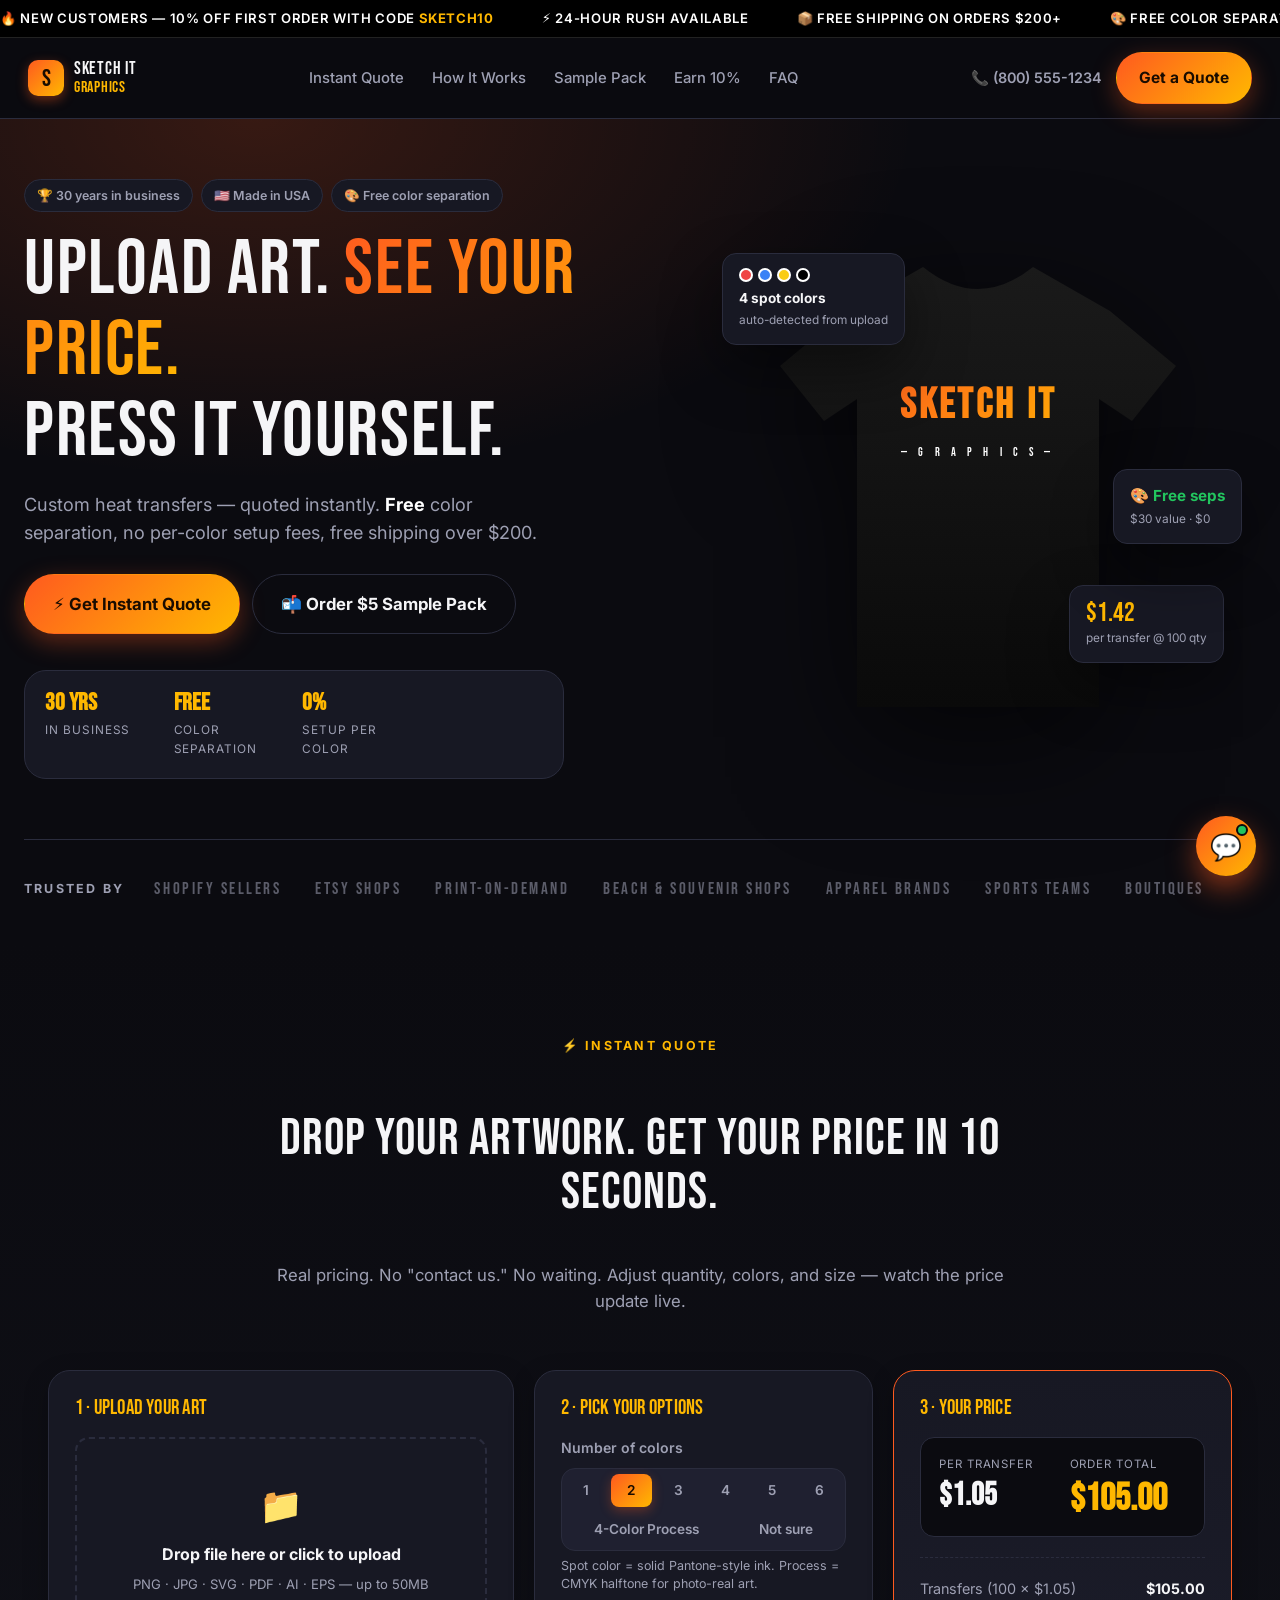
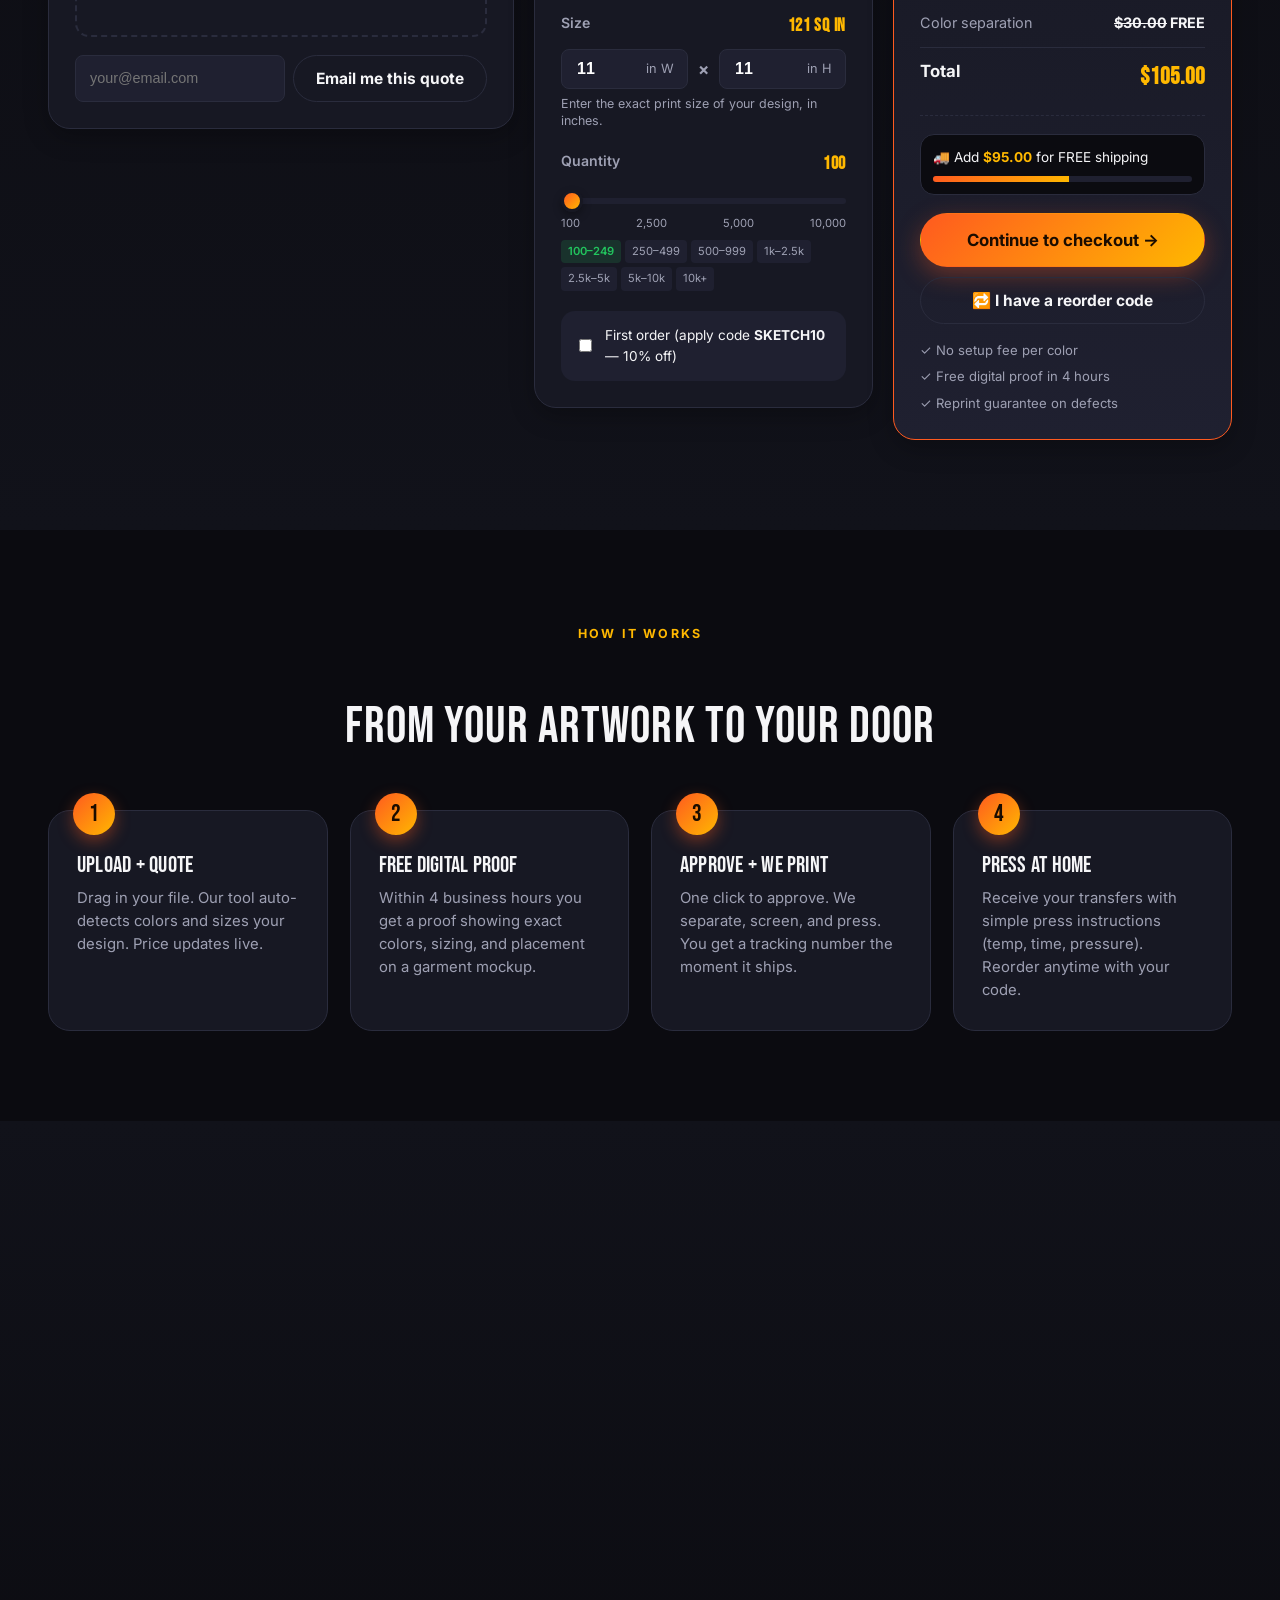
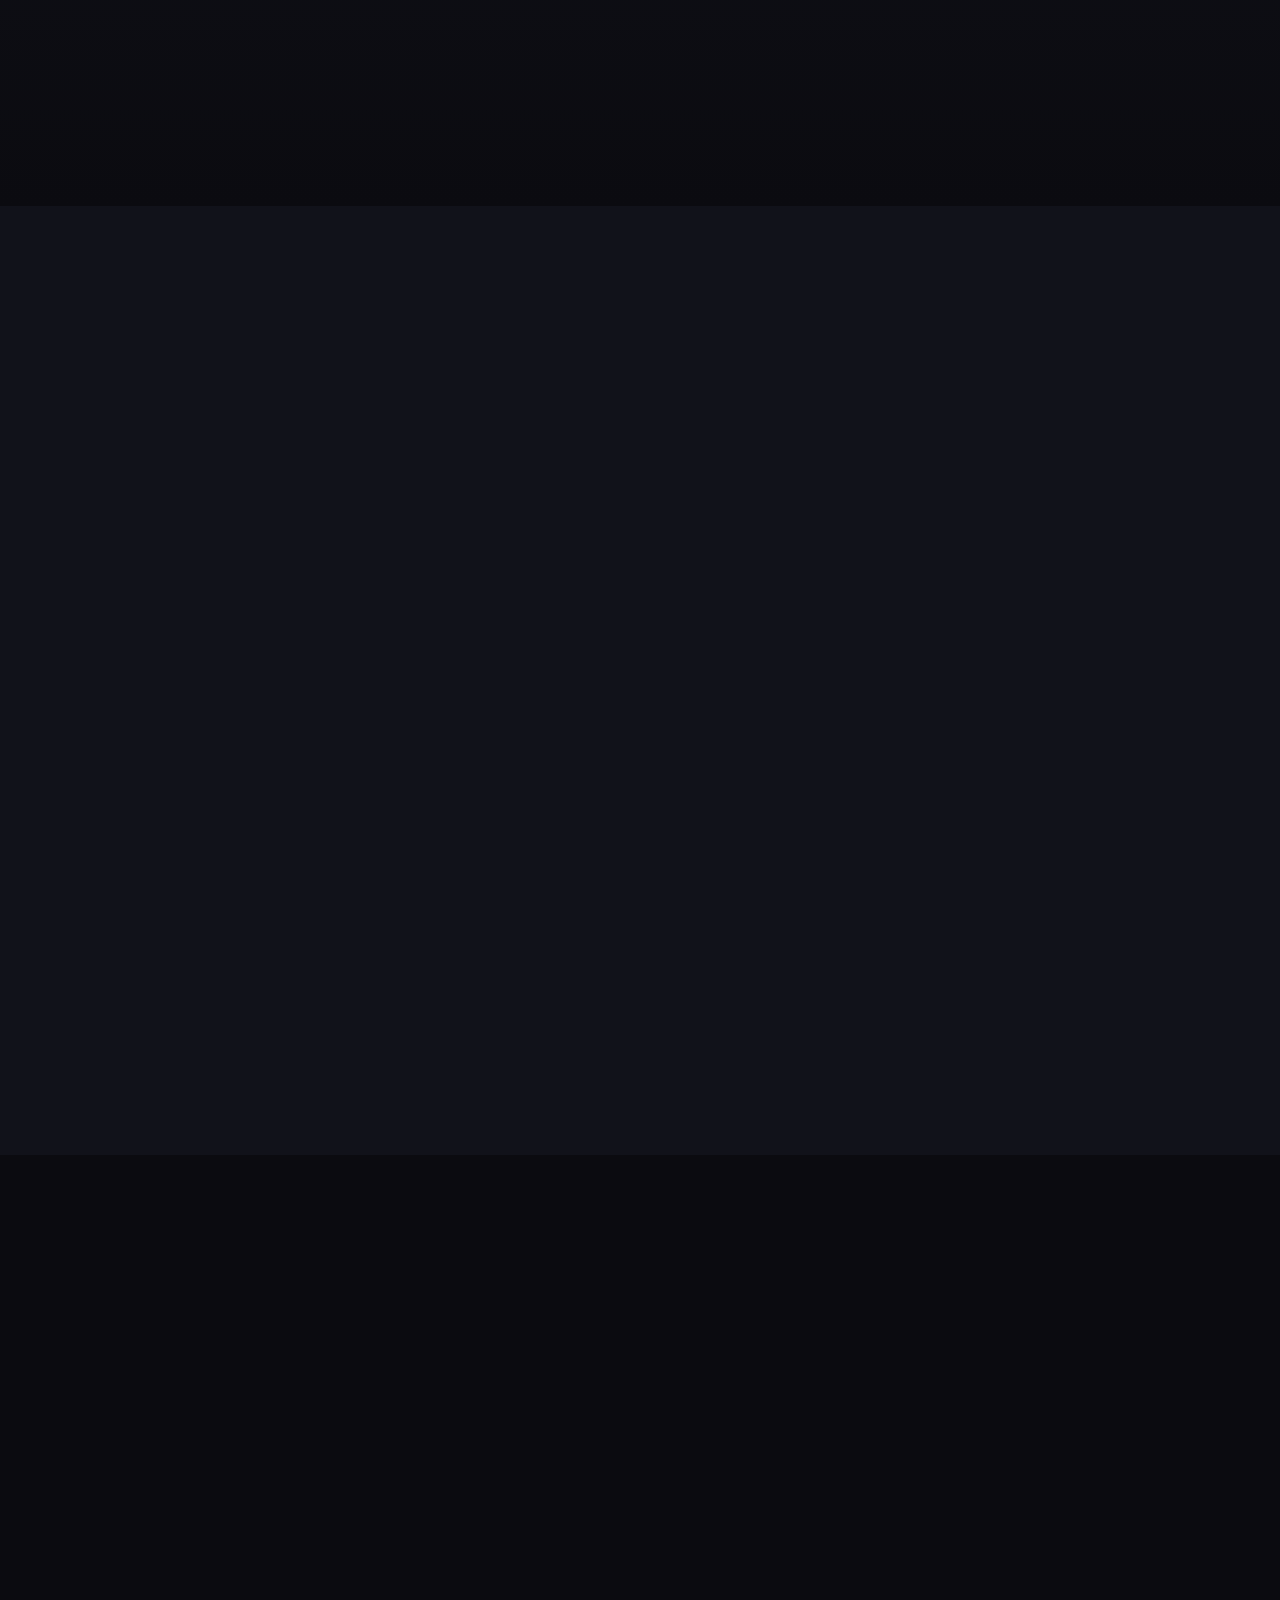
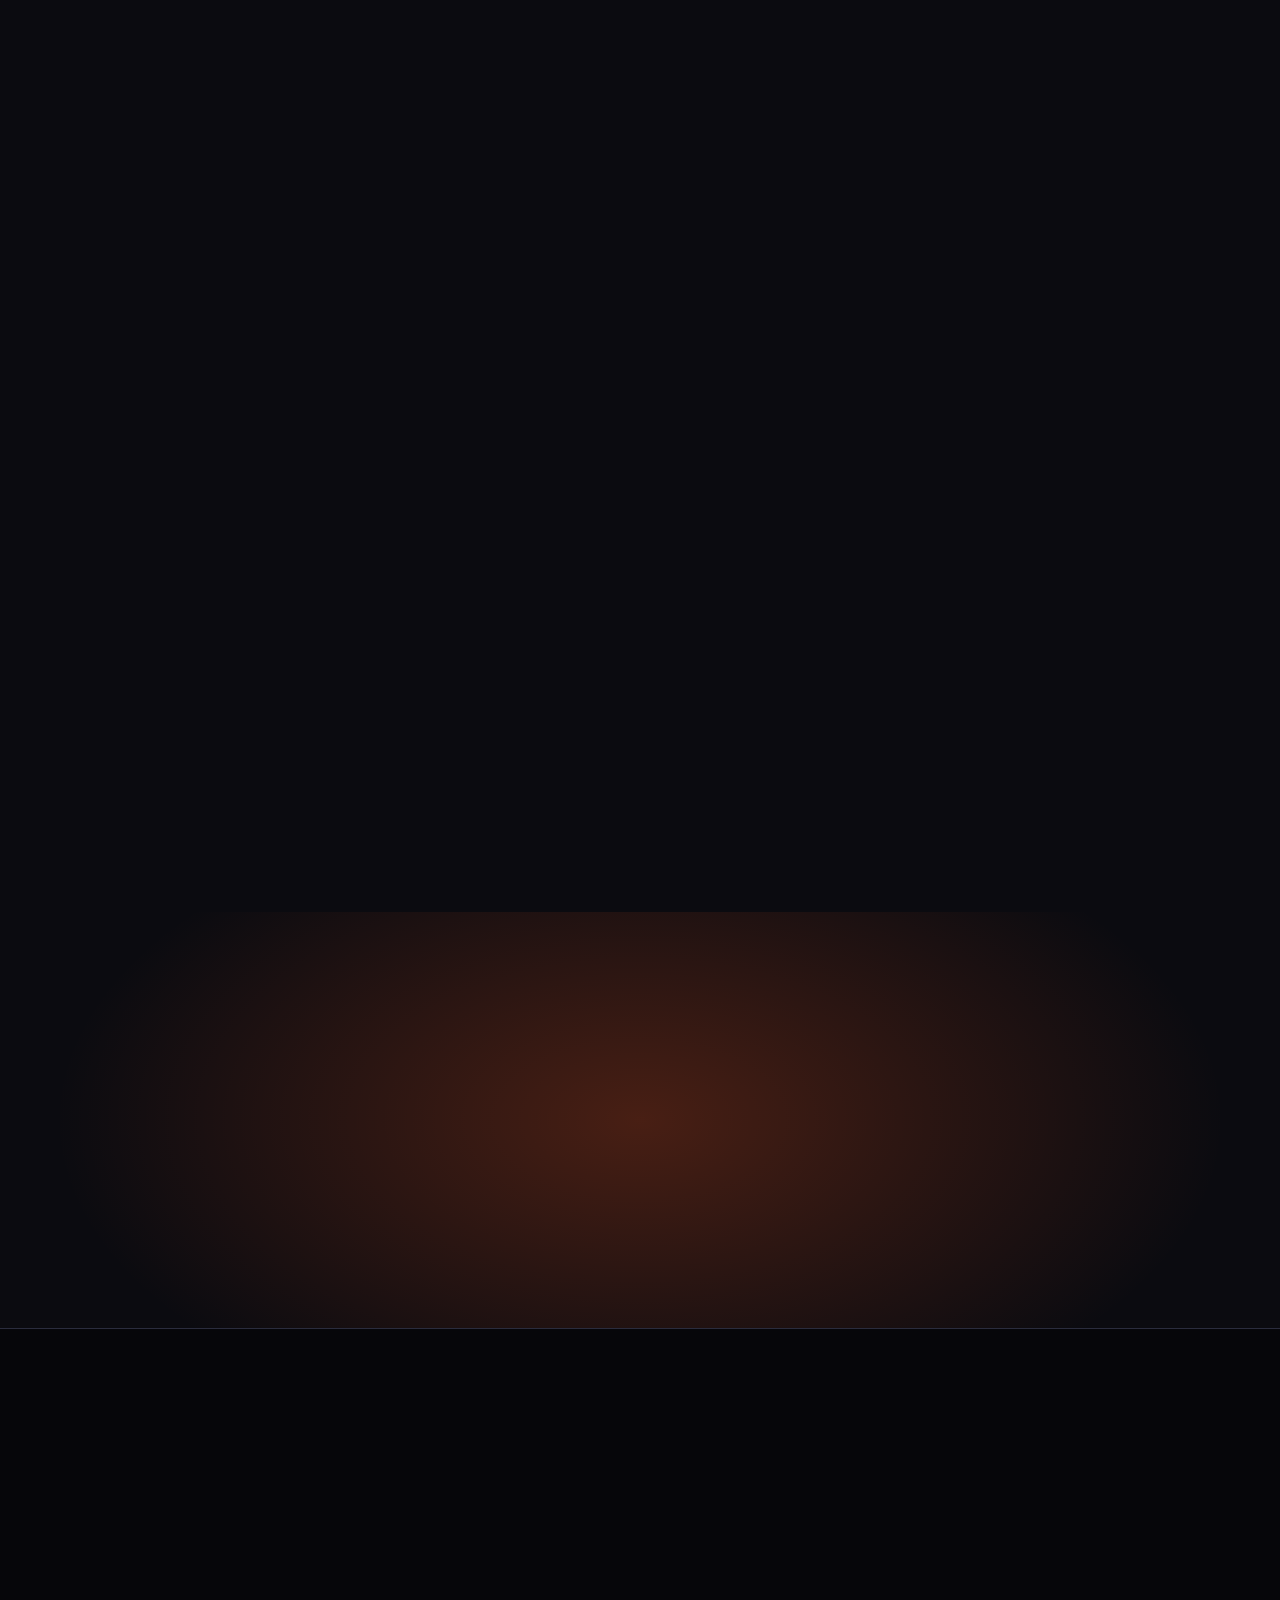
<file: index.html>
<!doctype html>
<html lang="en-US" dir="ltr">
<head>
<meta charset="utf-8" />
<meta name="viewport" content="width=device-width,initial-scale=1,viewport-fit=cover" />

<!-- Primary -->
<title>Custom Heat Transfers · Instant Online Quotes — Sketch It Graphics</title>
<meta name="description" content="Upload artwork and get an instant quote on custom heat transfers. Free color separation, no per-color setup fees, fast turnaround, rush available, free US shipping over $200." />
<meta name="keywords" content="custom heat transfers, heat transfer printing, instant heat transfer quote, wholesale heat transfers, custom apparel transfers, free color separation, press-ready transfers, custom apparel printing" />
<meta name="author" content="Sketch It Graphics" />
<meta name="robots" content="index,follow,max-snippet:-1,max-image-preview:large,max-video-preview:-1" />
<meta name="googlebot" content="index,follow" />
<link rel="canonical" href="https://sketchitgraphics.com/" />

<!-- Theme + PWA -->
<meta name="theme-color" content="#0b0b10" media="(prefers-color-scheme: dark)" />
<meta name="theme-color" content="#ff5a1f" media="(prefers-color-scheme: light)" />
<meta name="application-name" content="Sketch It Graphics" />
<meta name="apple-mobile-web-app-title" content="Sketch It Graphics" />
<meta name="apple-mobile-web-app-capable" content="yes" />
<meta name="apple-mobile-web-app-status-bar-style" content="black-translucent" />
<meta name="format-detection" content="telephone=yes" />
<link rel="manifest" href="/site.webmanifest" />
<link rel="icon" type="image/svg+xml" href="/favicon.svg" />
<link rel="apple-touch-icon" href="/apple-touch-icon.png" />
<link rel="mask-icon" href="/favicon.svg" color="#ff5a1f" />

<!-- Open Graph -->
<meta property="og:site_name" content="Sketch It Graphics" />
<meta property="og:type" content="website" />
<meta property="og:locale" content="en_US" />
<meta property="og:url" content="https://sketchitgraphics.com/" />
<meta property="og:title" content="Custom Heat Transfers · Instant Online Quotes" />
<meta property="og:description" content="Upload art, see your price in 10 seconds. Free color separation. Rush available. Free US shipping over $200." />
<meta property="og:image" content="https://sketchitgraphics.com/og-image.png" />
<meta property="og:image:width" content="1200" />
<meta property="og:image:height" content="630" />
<meta property="og:image:alt" content="Sketch It Graphics — custom heat transfer printing with instant quotes" />

<!-- Twitter / X -->
<meta name="twitter:card" content="summary_large_image" />
<meta name="twitter:site" content="@sketchitgfx" />
<meta name="twitter:creator" content="@sketchitgfx" />
<meta name="twitter:title" content="Custom Heat Transfers · Instant Quotes — Sketch It Graphics" />
<meta name="twitter:description" content="Custom heat transfers quoted instantly. Free color separation. Made in the USA." />
<meta name="twitter:image" content="https://sketchitgraphics.com/og-image.png" />
<meta name="twitter:image:alt" content="Custom heat transfer mockup with instant pricing" />

<!-- Geo (national US service) -->
<meta name="geo.region" content="US" />
<meta name="geo.placename" content="United States" />

<!-- Performance: preconnect, font-async, preload -->
<link rel="preconnect" href="https://fonts.googleapis.com">
<link rel="preconnect" href="https://fonts.gstatic.com" crossorigin>
<link rel="dns-prefetch" href="https://fonts.googleapis.com">
<link rel="preload" as="style" href="https://fonts.googleapis.com/css2?family=Bebas+Neue&family=Inter:wght@400;500;600;700;800&display=swap">
<link rel="stylesheet" href="https://fonts.googleapis.com/css2?family=Bebas+Neue&family=Inter:wght@400;500;600;700;800&display=swap" media="print" onload="this.media='all';this.onload=null">
<noscript><link rel="stylesheet" href="https://fonts.googleapis.com/css2?family=Bebas+Neue&family=Inter:wght@400;500;600;700;800&display=swap"></noscript>
<link rel="preload" as="style" href="styles.css">
<link rel="stylesheet" href="styles.css" />

<!-- Critical above-the-fold CSS — inlined to eliminate render-blocking on mobile -->
<style>
  *,*::before,*::after{box-sizing:border-box}
  html,body{margin:0;padding:0;background:#0b0b10;color:#f5f5f7;font-family:'Inter',system-ui,-apple-system,Segoe UI,Roboto,sans-serif;line-height:1.55;-webkit-font-smoothing:antialiased;overflow-x:hidden}
  body{min-height:100vh;min-height:100dvh}
  .promo-bar{background:#000;color:#fff;font-size:.82rem;font-weight:600;letter-spacing:.05em;overflow:hidden;border-bottom:1px solid #222;padding:0;height:38px;display:flex;align-items:center}
  .nav{position:sticky;top:0;z-index:50;display:flex;align-items:center;justify-content:space-between;padding:14px 28px;background:rgba(11,11,16,.85);backdrop-filter:blur(14px);border-bottom:1px solid #2a2c3d;min-height:64px}
  .hero{position:relative;padding:60px 24px 40px;background:radial-gradient(1100px 600px at 20% 0%,rgba(255,90,31,.18) 0%,transparent 60%),#0b0b10;overflow:hidden;min-height:520px;contain:layout paint}
  .hero-inner{display:grid;grid-template-columns:1.05fr .95fr;gap:60px;align-items:center;max-width:1240px;margin:0 auto}
  h1{font-family:'Bebas Neue',Inter,sans-serif;font-size:clamp(2.6rem,6vw,5rem);line-height:1.05;margin:0 0 18px;letter-spacing:.02em;font-weight:400}
  .skip-link{position:absolute;top:-100px;left:8px;background:#ff5a1f;color:#1a0c00;padding:10px 16px;border-radius:6px;font-weight:700;z-index:200;transition:top .15s}
  .skip-link:focus{top:8px}
  @media (max-width:1024px){.hero-inner{grid-template-columns:1fr;gap:40px}.hero{min-height:auto}}
  @media (prefers-reduced-motion: reduce){*,*::before,*::after{animation-duration:.01ms!important;animation-iteration-count:1!important;transition-duration:.01ms!important;scroll-behavior:auto!important}}
</style>

<!-- Structured Data: Organization + Website + Service catalog + FAQ + Reviews -->
<script type="application/ld+json">
{
  "@context": "https://schema.org",
  "@graph": [
    {
      "@type": "Organization",
      "@id": "https://sketchitgraphics.com/#organization",
      "name": "Sketch It Graphics",
      "alternateName": "Sketch It Graphics Custom Heat Transfers",
      "url": "https://sketchitgraphics.com/",
      "logo": "https://sketchitgraphics.com/logo.png",
      "image": "https://sketchitgraphics.com/og-image.png",
      "description": "Custom heat transfer printing with instant online quotes and free color separation.",
      "foundingDate": "2024",
      "email": "hello@sketchitgraphics.com",
      "telephone": "+1-800-555-1234",
      "address": {
        "@type": "PostalAddress",
        "addressCountry": "US"
      },
      "sameAs": [
        "https://instagram.com/sketchitgfx",
        "https://tiktok.com/@sketchitgfx",
        "https://youtube.com/@sketchitgfx",
        "https://facebook.com/sketchitgfx"
      ],
      "contactPoint": [{
        "@type": "ContactPoint",
        "telephone": "+1-800-555-1234",
        "email": "hello@sketchitgraphics.com",
        "contactType": "customer service",
        "areaServed": ["US","CA"],
        "availableLanguage": ["English"],
        "hoursAvailable": {
          "@type": "OpeningHoursSpecification",
          "dayOfWeek": ["Monday","Tuesday","Wednesday","Thursday","Friday"],
          "opens": "09:00",
          "closes": "18:00",
          "timeZone": "America/New_York"
        }
      }]
    },
    {
      "@type": "WebSite",
      "@id": "https://sketchitgraphics.com/#website",
      "url": "https://sketchitgraphics.com/",
      "name": "Sketch It Graphics",
      "publisher": { "@id": "https://sketchitgraphics.com/#organization" },
      "inLanguage": "en-US",
      "potentialAction": {
        "@type": "SearchAction",
        "target": "https://sketchitgraphics.com/search?q={search_term_string}",
        "query-input": "required name=search_term_string"
      }
    },
    {
      "@type": "OnlineStore",
      "@id": "https://sketchitgraphics.com/#store",
      "name": "Sketch It Graphics",
      "url": "https://sketchitgraphics.com/",
      "description": "Online custom heat transfer printing with instant quotes and nationwide US shipping.",
      "parentOrganization": { "@id": "https://sketchitgraphics.com/#organization" },
      "areaServed": [
        {"@type":"Country","name":"United States"},
        {"@type":"Country","name":"Canada"}
      ],
      "paymentAccepted": "Cash, Credit Card, Debit Card, PayPal, Apple Pay, Google Pay",
      "currenciesAccepted": "USD",
      "priceRange": "$$",
      "hasOfferCatalog": {
        "@type": "OfferCatalog",
        "name": "Custom Heat Transfers",
        "itemListElement": [
          {
            "@type": "Offer",
            "itemOffered": {
              "@type": "Service",
              "name": "Custom Heat Transfers",
              "description": "Press-ready custom heat transfers for apparel — full color or spot color, durable soft-hand finish, with free color separation and instant online quotes.",
              "serviceType": "Custom heat transfer printing",
              "provider": { "@id": "https://sketchitgraphics.com/#organization" }
            },
            "priceSpecification": { "@type":"PriceSpecification","price":"0.85","priceCurrency":"USD","unitText":"per transfer, from" }
          },
          {
            "@type": "Offer",
            "itemOffered": {
              "@type": "Service",
              "name": "Color Separation",
              "description": "Free color separation for spot-color and process-color artwork — no flat fee, no per-color setup fees. Order with us and the print-ready files are yours free; keep them without ordering for a one-time $15, credited back on your first order.",
              "provider": { "@id": "https://sketchitgraphics.com/#organization" }
            },
            "priceSpecification": { "@type":"PriceSpecification","price":"0.00","priceCurrency":"USD","unitText":"free with your order" }
          }
        ]
      }
    },
    {
      "@type": "Product",
      "@id": "https://sketchitgraphics.com/#product-heat-transfers",
      "name": "Custom Heat Transfers",
      "description": "Custom heat transfers printed in the USA. Instant online quotes, free color separation, fast turnaround.",
      "image": "https://sketchitgraphics.com/og-image.png",
      "brand": { "@id": "https://sketchitgraphics.com/#organization" },
      "category": "Apparel decoration / heat transfer printing",
      "offers": {
        "@type": "AggregateOffer",
        "priceCurrency": "USD",
        "lowPrice": "0.85",
        "highPrice": "2.10",
        "offerCount": "7",
        "availability": "https://schema.org/InStock",
        "seller": { "@id": "https://sketchitgraphics.com/#organization" }
      }
    },
    {
      "@type": "FAQPage",
      "@id": "https://sketchitgraphics.com/#faq",
      "mainEntity": [
        {
          "@type": "Question",
          "name": "Is color separation really free?",
          "acceptedAnswer": {
            "@type": "Answer",
            "text": "Yes. Most heat transfer shops charge $30–50 per color, so a 6-color design costs $180–300 in setup alone. We separate your artwork for free — no per-color fees and no flat fee, up to 6 spot colors or full process. Order with us and your separations stay free. Decide not to print with us? Keep the print-ready separated files for a one-time $15, credited back in full the moment you place your first order. It's the #1 reason customers switch to us."
          }
        },
        {
          "@type": "Question",
          "name": "What file formats do you accept for custom heat transfers?",
          "acceptedAnswer": {
            "@type": "Answer",
            "text": "Vector files are preferred: AI, EPS, PDF, SVG. Raster files are accepted at 300 DPI minimum: PNG, JPG, TIFF, PSD. If your file isn't print-ready, our art team will fix it free on orders over $100, or a flat $25 art-prep fee on smaller orders."
          }
        },
        {
          "@type": "Question",
          "name": "What is your turnaround time on custom heat transfers?",
          "acceptedAnswer": {
            "@type": "Answer",
            "text": "Turnaround depends on your order size; we confirm the exact timeline on your free digital proof, which is returned within 4 business hours of upload. Rush production is available on request."
          }
        },
        {
          "@type": "Question",
          "name": "Do you offer a satisfaction guarantee on heat transfers?",
          "acceptedAnswer": {
            "@type": "Answer",
            "text": "Yes. If your transfers arrive defective, mis-printed, or don't match your approved proof, we reprint or refund — your choice, no questions asked. Press-quality issues on your end (wrong temperature, time, or pressure) aren't covered, but we include a free press-instruction card with every order."
          }
        },
        {
          "@type": "Question",
          "name": "What is the minimum order for custom heat transfers?",
          "acceptedAnswer": {
            "@type": "Answer",
            "text": "The minimum order is 100 pieces. Orders of 10,000 or more qualify for custom volume pricing — just contact us."
          }
        },
        {
          "@type": "Question",
          "name": "Can I reorder a previous heat transfer job?",
          "acceptedAnswer": {
            "@type": "Answer",
            "text": "Yes. Every order ships with a unique reorder code. Enter it on the quote page and your exact specs and artwork load instantly. Reorders skip the proof step and ship in 3 business days."
          }
        },
        {
          "@type": "Question",
          "name": "Do you ship custom heat transfers internationally?",
          "acceptedAnswer": {
            "@type": "Answer",
            "text": "We ship to the USA and Canada via USPS and UPS. International orders over $150 ship via DHL with the customer paying duties. Email us first for quotes outside North America."
          }
        }
      ]
    },
    {
      "@type": "BreadcrumbList",
      "@id": "https://sketchitgraphics.com/#breadcrumb",
      "itemListElement": [
        { "@type":"ListItem", "position":1, "name":"Home", "item":"https://sketchitgraphics.com/" },
        { "@type":"ListItem", "position":2, "name":"Instant Quote", "item":"https://sketchitgraphics.com/#quote" },
        { "@type":"ListItem", "position":3, "name":"Sample Pack", "item":"https://sketchitgraphics.com/#samples" }
      ]
    },
    {
      "@type": "HowTo",
      "@id": "https://sketchitgraphics.com/#how-to-order",
      "name": "How to order custom heat transfers from Sketch It Graphics",
      "description": "Get a custom heat transfer order from artwork to your door.",
      "step": [
        { "@type":"HowToStep", "position":1, "name":"Upload artwork and get an instant quote", "text":"Drag your artwork into the quote tool. The system auto-detects color count and sizes your design. Price updates live as you adjust colors, size, and quantity." },
        { "@type":"HowToStep", "position":2, "name":"Receive a free digital proof in 4 hours", "text":"Within 4 business hours you receive a digital proof showing exact colors, sizing, and placement on a garment mockup." },
        { "@type":"HowToStep", "position":3, "name":"Approve and we print", "text":"One click to approve your proof. We separate, screen, and press your transfers, then send you a tracking number the moment your order ships." },
        { "@type":"HowToStep", "position":4, "name":"Press at home with included instructions", "text":"Your transfers ship with simple press instructions (temperature, time, pressure). Save your reorder code to repeat the order in seconds." }
      ]
    }
  ]
}
</script>
</head>
<body>

<a class="skip-link" href="#quote">Skip to instant quote</a>

<!-- Top promo bar -->
<div class="promo-bar">
  <div class="promo-track">
    <span>🔥 NEW CUSTOMERS — 10% OFF FIRST ORDER WITH CODE <b>SKETCH10</b></span>
    <span>⚡ 24-HOUR RUSH AVAILABLE</span>
    <span>📦 FREE SHIPPING ON ORDERS $200+</span>
    <span>🎨 FREE COLOR SEPARATION — KEEP THE FILES WHEN YOU ORDER</span>
    <span>🔥 NEW CUSTOMERS — 10% OFF FIRST ORDER WITH CODE <b>SKETCH10</b></span>
    <span>⚡ 24-HOUR RUSH AVAILABLE</span>
    <span>📦 FREE SHIPPING ON ORDERS $200+</span>
    <span>🎨 FREE COLOR SEPARATION — KEEP THE FILES WHEN YOU ORDER</span>
  </div>
</div>

<!-- Nav -->
<header class="nav">
  <a href="#top" class="logo">
    <span class="logo-mark">S</span>
    <span class="logo-text">Sketch It<br><em>Graphics</em></span>
  </a>
  <nav class="nav-links">
    <a href="#quote">Instant Quote</a>
    <a href="#how">How It Works</a>
    <a href="#samples">Sample Pack</a>
    <a href="/affiliate.html">Earn 10%</a>
    <a href="#faq">FAQ</a>
  </nav>
  <div class="nav-cta">
    <a href="tel:+18005551234" class="phone">📞 (800) 555-1234</a>
    <a href="#quote" class="btn btn-primary">Get a Quote</a>
  </div>
  <button class="hamburger" aria-label="menu">☰</button>
</header>

<!-- HERO -->
<section class="hero" id="top">
  <div class="hero-inner">
    <div class="hero-copy">
      <div class="badge-row">
        <span class="badge">🏆 30 years in business</span>
        <span class="badge">🇺🇸 Made in USA</span>
        <span class="badge">🎨 Free color separation</span>
      </div>
      <h1>Upload art. <span class="grad">See your price.</span><br/>Press it yourself.</h1>
      <p class="hero-sub">Custom heat transfers — quoted instantly. <b>Free</b> color separation, no per-color setup fees, free shipping over $200.</p>
      <div class="hero-cta">
        <a href="#quote" class="btn btn-primary btn-xl">⚡ Get Instant Quote</a>
        <a href="#samples" class="btn btn-ghost btn-xl">📬 Order $5 Sample Pack</a>
      </div>
      <div class="trust-row">
        <div><b>30 yrs</b><span>in business</span></div>
        <div><b>FREE</b><span>color separation</span></div>
        <div><b>0%</b><span>setup per color</span></div>
      </div>
    </div>
    <div class="hero-visual">
      <div class="mockup-shirt">
        <div class="shirt-svg" aria-hidden="true">
          <!-- Inline SVG t-shirt -->
          <svg viewBox="0 0 400 460" xmlns="http://www.w3.org/2000/svg">
            <defs>
              <linearGradient id="shirtG" x1="0" x2="0" y1="0" y2="1">
                <stop offset="0%" stop-color="#1a1a1a"/>
                <stop offset="100%" stop-color="#0a0a0a"/>
              </linearGradient>
            </defs>
            <path fill="url(#shirtG)" d="M80 80 L150 40 Q200 80 250 40 L320 80 L380 130 L340 180 L310 160 L310 440 L90 440 L90 160 L60 180 L20 130 Z"/>
          </svg>
          <div class="shirt-print" id="shirtPrint">
            <div class="logo-big">SKETCH IT</div>
            <div class="logo-sub">— G R A P H I C S —</div>
          </div>
        </div>
        <div class="floating-card card-1">
          <div class="fc-row"><span class="dot dot-red"></span><span class="dot dot-blue"></span><span class="dot dot-yellow"></span><span class="dot dot-black"></span></div>
          <b>4 spot colors</b><br/><small>auto-detected from upload</small>
        </div>
        <div class="floating-card card-2">
          <div class="fc-price">$1.42</div>
          <small>per transfer @ 100 qty</small>
        </div>
        <div class="floating-card card-3">
          <div class="fc-stat">🎨 Free seps</div>
          <small>$30 value · $0</small>
        </div>
      </div>
    </div>
  </div>
  <!-- Brand strip -->
  <div class="brand-strip">
    <span>TRUSTED BY</span>
    <div class="brands">
      <div>SHOPIFY SELLERS</div>
      <div>ETSY SHOPS</div>
      <div>PRINT-ON-DEMAND</div>
      <div>BEACH &amp; SOUVENIR SHOPS</div>
      <div>APPAREL BRANDS</div>
      <div>SPORTS TEAMS</div>
      <div>BOUTIQUES</div>
    </div>
  </div>
</section>

<!-- INSTANT QUOTE -->
<section class="quote-section" id="quote">
  <div class="container">
    <div class="section-head">
      <span class="eyebrow">⚡ Instant Quote</span>
      <h2>Drop your artwork. Get your price in 10 seconds.</h2>
      <p>Real pricing. No "contact us." No waiting. Adjust quantity, colors, and size — watch the price update live.</p>
    </div>

    <div class="quote-grid">
      <!-- LEFT: Upload + analysis -->
      <div class="quote-card upload-card">
        <h3>1 · Upload your art</h3>
        <label class="dropzone" id="dropzone">
          <input type="file" id="fileInput" accept="image/png,image/jpeg,image/jpg,image/svg+xml,application/pdf,.ai,.eps" hidden />
          <div class="dz-empty" id="dzEmpty">
            <div class="dz-icon">📁</div>
            <b>Drop file here or click to upload</b>
            <small>PNG · JPG · SVG · PDF · AI · EPS — up to 50MB</small>
          </div>
          <div class="dz-preview" id="dzPreview" hidden>
            <img id="previewImg" alt="" />
            <button class="dz-remove" id="dzRemove" type="button">✕ Replace</button>
          </div>
        </label>

        <div class="analysis" id="analysis" hidden>
          <div class="analysis-head">
            <b>🎨 Auto-detected</b>
            <small>Verify and adjust below</small>
          </div>
          <div class="analysis-row">
            <span>Distinct colors found</span>
            <b id="detectedColors">—</b>
          </div>
          <div class="palette" id="palette"></div>
          <div class="analysis-row">
            <span>Recommended setup</span>
            <b id="recMethod">—</b>
          </div>
          <div class="analysis-tip" id="tip">💡 Tip: Vector files (AI/EPS/SVG) give the cleanest separations.</div>
          <div class="sep-preview" id="sepPreview" hidden>
            <div class="sep-preview-head"><b>🎨 Live color separation</b><small id="sepStatus">Separating…</small></div>
            <img id="sepPreviewImg" alt="Color-separated print preview" />
            <small class="sep-note">Real separation by our in-house engine — a press simulation of your plates.</small>
          </div>
        </div>

        <div class="email-quote">
          <input type="email" id="emailQuote" placeholder="your@email.com" />
          <button class="btn btn-ghost" id="saveQuote">Email me this quote</button>
        </div>
      </div>

      <!-- MIDDLE: Options -->
      <div class="quote-card options-card">
        <h3>2 · Pick your options</h3>

        <div class="opt" id="colorOpt">
          <label>Number of colors</label>
          <div class="seg" data-group="colors">
            <button class="seg-btn" data-val="1">1</button>
            <button class="seg-btn active" data-val="2">2</button>
            <button class="seg-btn" data-val="3">3</button>
            <button class="seg-btn" data-val="4">4</button>
            <button class="seg-btn" data-val="5">5</button>
            <button class="seg-btn" data-val="6">6</button>
            <button class="seg-btn" data-val="process">4-Color Process</button>
            <button class="seg-btn" data-val="unsure">Not sure</button>
          </div>
          <small class="opt-hint" id="colorHint">Spot color = solid Pantone-style ink. Process = CMYK halftone for photo-real art.</small>
        </div>

        <div class="opt">
          <label>Size <span class="opt-val" id="sizeVal">121 sq in</span></label>
          <div class="size-fields">
            <div class="dim-input"><input type="number" id="widthIn" min="0.5" max="40" step="0.25" value="11" inputmode="decimal" aria-label="width in inches" /><span>in W</span></div>
            <span class="dim-x">×</span>
            <div class="dim-input"><input type="number" id="heightIn" min="0.5" max="40" step="0.25" value="11" inputmode="decimal" aria-label="height in inches" /><span>in H</span></div>
          </div>
          <small class="opt-hint">Enter the exact print size of your design, in inches.</small>
        </div>

        <div class="opt">
          <label>Quantity <span class="opt-val" id="qtyVal">100</span></label>
          <input type="range" id="qtyRange" min="100" max="10000" step="50" value="100" />
          <div class="range-ticks"><span>100</span><span>2,500</span><span>5,000</span><span>10,000</span></div>
          <div class="qty-tiers" id="qtyTiers"></div>
          <div class="qty-contact" id="qtyContact" hidden>Need <b>10,000+</b>? <a href="tel:+18005551234">Contact us</a> for custom volume pricing.</div>
        </div>

        <div class="opt-toggles">
          <label class="toggle"><input type="checkbox" id="firstOrder" /> <span>First order (apply code <b>SKETCH10</b> — 10% off)</span></label>
        </div>
      </div>

      <!-- RIGHT: Live price -->
      <div class="quote-card price-card">
        <h3>3 · Your price</h3>
        <div class="price-hero">
          <div class="price-per">
            <span>per transfer</span>
            <b id="pricePer">$1.42</b>
          </div>
          <div class="price-total">
            <span>order total</span>
            <b id="priceTotal">$172.00</b>
          </div>
        </div>

        <div class="price-breakdown">
          <div class="bd-row"><span>Transfers (<span id="bdQty">100</span> × <span id="bdEach">$1.42</span>)</span><b id="bdSub">$142.00</b></div>
          <div class="bd-row"><span>Color separation</span><b><s>$30.00</s> FREE</b></div>
          <div class="bd-row discount" id="discRow" hidden><span>SKETCH10 discount</span><b id="bdDisc">−$0</b></div>
          <div class="bd-row total"><span>Total</span><b id="bdTotal">$172.00</b></div>
        </div>

        <div class="ship-progress">
          <div class="ship-label">
            <span id="shipLabel">🚚 Add <b>$28.00</b> for FREE shipping</span>
          </div>
          <div class="ship-bar"><div class="ship-fill" id="shipFill"></div></div>
        </div>

        <button class="btn btn-primary btn-xl btn-block" id="checkoutBtn">Continue to checkout →</button>
        <button class="btn btn-ghost btn-block" id="reorderBtn">🔁 I have a reorder code</button>

        <div class="price-perks">
          <div>✓ No setup fee per color</div>
          <div>✓ Free digital proof in 4 hours</div>
          <div>✓ Reprint guarantee on defects</div>
        </div>
      </div>
    </div>

  </div>
</section>

<!-- HOW IT WORKS -->
<section class="how" id="how">
  <div class="container">
    <div class="section-head">
      <span class="eyebrow">How it works</span>
      <h2>From your artwork to your door</h2>
    </div>
    <div class="steps">
      <div class="step">
        <div class="step-num">1</div>
        <h3>Upload + Quote</h3>
        <p>Drag in your file. Our tool auto-detects colors and sizes your design. Price updates live.</p>
      </div>
      <div class="step">
        <div class="step-num">2</div>
        <h3>Free Digital Proof</h3>
        <p>Within 4 business hours you get a proof showing exact colors, sizing, and placement on a garment mockup.</p>
      </div>
      <div class="step">
        <div class="step-num">3</div>
        <h3>Approve + We Print</h3>
        <p>One click to approve. We separate, screen, and press. You get a tracking number the moment it ships.</p>
      </div>
      <div class="step">
        <div class="step-num">4</div>
        <h3>Press at Home</h3>
        <p>Receive your transfers with simple press instructions (temp, time, pressure). Reorder anytime with your code.</p>
      </div>
    </div>
  </div>
</section>

<!-- SAMPLE PACK -->
<section class="samples" id="samples">
  <div class="container samples-inner">
    <div class="samples-copy">
      <span class="eyebrow">📬 $5 Sample Pack</span>
      <h2>Feel it before you commit.</h2>
      <p>Get sample transfers shipped to you — matte, full-color, metallic, and reflective. Press them. Wash them. Then come back and order with confidence.</p>
      <ul class="sample-list">
        <li>✓ 4 transfer styles, ready to press</li>
        <li>✓ Press instruction card included</li>
        <li>✓ $5 credit applied to your first order $50+</li>
        <li>✓ Ships in 1 business day, USPS first class</li>
      </ul>
      <form class="sample-form" id="sampleForm">
        <input type="email" placeholder="your@email.com" required />
        <button class="btn btn-primary" type="submit">Send my pack — $5</button>
      </form>
      <small class="micro">Lower-48 shipping included. Limit one per customer.</small>
    </div>
    <div class="samples-visual">
      <div class="sample-stack">
        <div class="sp sp-1">MATTE</div>
        <div class="sp sp-2">FULL-COLOR</div>
        <div class="sp sp-3">METALLIC</div>
        <div class="sp sp-4">REFLECTIVE</div>
      </div>
    </div>
  </div>
</section>

<!-- FAQ -->
<section class="faq" id="faq">
  <div class="container">
    <div class="section-head">
      <span class="eyebrow">FAQ</span>
      <h2>Answers before you ask.</h2>
    </div>
    <div class="faq-list">
      <details>
        <summary>Is color separation really free?</summary>
        <p>Most shops charge $30–50 per color, so a 6-color design costs you $180–300 just in setup. We separate your artwork for <b>free</b> — no per-color fees and no flat fee, up to 6 spot colors or full process. Order with us and your separations stay free forever. Not ready to print with us yet? Keep the print-ready files for a one-time <b>$15</b>, credited back in full when you place your first order. This is our biggest differentiator and the #1 reason customers switch to us.</p>
      </details>
      <details>
        <summary>What file formats do you accept?</summary>
        <p>Vector preferred: <b>AI, EPS, PDF, SVG</b>. Raster accepted at 300 DPI minimum: <b>PNG, JPG, TIFF, PSD</b>. If your file isn't print-ready, our art team will fix it free for orders over $100, or for a flat $25 art-prep fee on smaller orders.</p>
      </details>
      <details>
        <summary>What's your turnaround time?</summary>
        <p>Turnaround depends on your order size — we confirm the exact timeline on your <b>free digital proof</b> (returned within <b>4 business hours</b> of upload). Need it by a specific date? Just ask and we'll do our best to hit it.</p>
      </details>
      <details>
        <summary>Do you offer a satisfaction guarantee?</summary>
        <p>Yes. If your transfers arrive defective, mis-printed, or don't match your approved proof, we reprint or refund — your choice, no questions. Press-quality issues on your end (wrong temp, time, or pressure) aren't covered, but we'll send a free press instruction card with every order.</p>
      </details>
      <details>
        <summary>What's the minimum order?</summary>
        <p><b>100 pieces</b> is our minimum order. Ordering <b>10,000+</b>? Contact us and we'll set you up with custom volume pricing.</p>
      </details>
      <details>
        <summary>Can I reorder a previous job?</summary>
        <p>Yes — every order ships with a <b>reorder code</b>. Enter it on the quote page and your exact specs + artwork load instantly. Reorders skip the proof step and ship in 3 business days.</p>
      </details>
      <details>
        <summary>Do you ship internationally?</summary>
        <p>USA + Canada via USPS/UPS. International orders ($150+) ship DHL, customer pays duties. Email us first for quotes outside North America.</p>
      </details>
    </div>
  </div>
</section>

<!-- SEO CONTENT -->
<section class="seo-content" id="about" aria-labelledby="seo-heading">
  <div class="container">
    <div class="section-head">
      <span class="eyebrow">About Sketch It Graphics</span>
      <h2 id="seo-heading">Custom heat transfer printing — done right, priced honestly.</h2>
    </div>

    <div class="seo-grid">
      <article class="seo-block">
        <h3>The cleanest way to buy custom heat transfers online</h3>
        <p>Sketch It Graphics is a US-based custom heat transfer printer. We press your artwork onto durable, full-color, soft-hand heat transfers you apply yourself — built for the online sellers, apparel brands, beach shops, and teams who are tired of emailing artwork into a black hole and waiting two days for a quote.</p>
        <p>Drop your artwork into our instant quote tool. Our software auto-detects the number of distinct colors in your design and shows you real per-transfer pricing in under ten seconds. No "contact us." No surprise setup fees per color. No minimums hidden behind a sales rep.</p>
      </article>

      <article class="seo-block">
        <h3>What makes our custom heat transfers different</h3>
        <p>Every order is one streamlined product: a press-ready custom heat transfer that handles everything from a clean 1–2 color logo to full-color, photo-real artwork with gradients and fine detail. They press to cotton, polyester, blends, nylon, and more, and hold up to 40+ washes with a soft hand.</p>
        <p>Choose the finish that fits the job — standard matte, full-color, soft-hand, glow-in-the-dark, metallic, reflective, puff, or athletic stretch. Order a $5 sample pack to feel all eight before you commit, then upload your art and press at home with the instruction card we include in every shipment.</p>
      </article>

      <article class="seo-block">
        <h3>Free color separation — no flat fee, no per-color setup fees</h3>
        <p>The industry standard is $30–$50 <em>per color</em> for color separation, meaning a six-color design can rack up $180–$300 in setup fees before you've printed a single transfer. We do it differently: <strong>color separation is free</strong> — no per-color fees and no flat fee, no matter how many spot colors or whether you need full four-color process. Order with us and your separations stay free for good; prefer to keep the print-ready files without ordering yet? It's a one-time <strong>$15</strong>, credited back in full the moment you place your first order. Most of our customers tell us free separations are why they switched.</p>
      </article>

      <article class="seo-block">
        <h3>Turnaround, shipping, and quality guarantee</h3>
        <p>Turnaround depends on the size of your order — we confirm your timeline when we send the proof. Rush production is available on request. You get a free digital proof within 4 business hours of upload, and tracking the minute your transfers ship. Orders over $200 ship free in the lower 48 via USPS or UPS, and Canada is supported with calculated shipping.</p>
        <p>Every order is backed by our <strong>reprint guarantee</strong>: if your transfers arrive defective, mis-printed, or off-proof, we reprint or refund — your choice. Press-quality issues (wrong temperature, time, or pressure) aren't covered, but we include a free press-instruction card with every shipment so you can dial it in the first time.</p>
      </article>

      <article class="seo-block">
        <h3>Earn with our affiliate program</h3>
        <p>Love what we do? Our <a href="/affiliate.html">affiliate program</a> pays a lifetime 10% commission on every order from every customer you refer — not a one-time bounty, but real recurring revenue with monthly payouts and a 90-day attribution window. It's free to join with no follower minimum.</p>
      </article>

      <article class="seo-block">
        <h3>Who orders custom heat transfers from us</h3>
        <p>Shopify and Etsy sellers. Print-on-demand shops fulfilling daily orders. Beach, boardwalk, and souvenir stores printing local designs on the spot. Apparel brands launching small-batch drops. Sports teams and schools ordering uniforms, warm-ups, and spirit wear. Marketing agencies running branded swag for clients. Any business that needs a press-ready transfer — without paying for screens, ink, equipment, or staff — fits us perfectly.</p>
      </article>
    </div>
  </div>
</section>

<!-- FINAL CTA -->
<section class="final-cta">
  <div class="container final-inner">
    <h2>Ready to see your price?</h2>
    <p>Upload art, adjust the sliders, get a real quote in under 60 seconds. No email required.</p>
    <a href="#quote" class="btn btn-primary btn-xl">⚡ Get my instant quote</a>
  </div>
</section>

<!-- FOOTER -->
<footer class="footer">
  <div class="container footer-grid">
    <div>
      <div class="logo footer-logo">
        <span class="logo-mark">S</span>
        <span class="logo-text">Sketch It<br><em>Graphics</em></span>
      </div>
      <p class="footer-tag">Custom heat transfers, quoted instantly. Made in the USA.</p>
      <div class="footer-social">
        <a href="#" aria-label="Instagram">IG</a>
        <a href="#" aria-label="TikTok">TT</a>
        <a href="#" aria-label="YouTube">YT</a>
        <a href="#" aria-label="Facebook">FB</a>
      </div>
    </div>
    <div>
      <h4>Product</h4>
      <a href="#quote">Instant quote</a>
      <a href="#about">Custom heat transfers</a>
      <a href="#samples">Sample pack</a>
    </div>
    <div>
      <h4>Programs</h4>
      <a href="#how">How it works</a>
      <a href="/affiliate.html">Affiliate · earn 10%</a>
      <a href="#faq">FAQ</a>
    </div>
    <div>
      <h4>Contact</h4>
      <a href="tel:+18005551234">📞 (800) 555-1234</a>
      <a href="sms:+18005551234">💬 Text us</a>
      <a href="mailto:hello@sketchitgraphics.com">✉ hello@sketchitgraphics.com</a>
      <p class="hours">Mon–Fri · 9a–6p ET</p>
    </div>
  </div>
  <div class="container footer-base">
    <span>© 2026 Sketch It Graphics, LLC</span>
    <span><a href="#">Terms</a> · <a href="#">Privacy</a> · <a href="#">Shipping</a> · <a href="#">Returns</a></span>
  </div>
</footer>

<!-- Sticky mobile CTA -->
<div class="sticky-mobile">
  <a href="#quote" class="btn btn-primary btn-block">⚡ Get Instant Quote</a>
</div>

<!-- Floating chat -->
<button class="chat-bubble" id="chatBubble" aria-label="Chat">
  <span class="chat-dot"></span>💬
</button>

<!-- Exit intent modal -->
<div class="modal" id="exitModal" hidden>
  <div class="modal-box">
    <button class="modal-close" id="modalClose">✕</button>
    <div class="modal-eyebrow">⚡ Wait — first-time order?</div>
    <h3>Save 10% on your first transfer order</h3>
    <p>Drop your email and we'll send your code + a $5 sample pack offer.</p>
    <form id="exitForm">
      <input type="email" placeholder="your@email.com" required />
      <button class="btn btn-primary" type="submit">Send my code</button>
    </form>
    <small class="micro">No spam. Unsubscribe anytime.</small>
  </div>
</div>

<!-- Checkout step — order summary + free color-separation offer -->
<div class="modal" id="checkoutModal" hidden>
  <div class="modal-box checkout">
    <button class="modal-close" id="checkoutClose">✕</button>
    <div class="modal-eyebrow">🎨 Color separation is on us</div>
    <h3>Review your order</h3>
    <p class="co-lead">Your professional color separation is <b>100% free</b> — no flat fee, no per-color setup. Here's your quote:</p>

    <div class="co-summary" id="coSummary"><!-- populated by script.js --></div>

    <div class="co-offer">
      <b>🎁 Free separations — yours to keep</b>
      <p>We separate your artwork and send a print-ready proof free. <b>Order with us and it stays free, forever.</b> Not ready to print with us yet? Keep the final separated files for a one-time <b>$15</b> — credited back in full the moment you place your first order. Either way, the work is yours.</p>
    </div>

    <button class="btn btn-primary btn-xl btn-block" id="coPlace">Place my order →</button>
    <button class="btn btn-ghost btn-block" id="coKeepSeps">Just send my free separations</button>
    <small class="micro">Free digital proof in 4 business hours · Reprint guarantee on defects</small>
  </div>
</div>

<!-- SW registration (inline, defers itself to idle) -->
<script>
  if ('serviceWorker' in navigator) {
    window.addEventListener('load', () => {
      const reg = () => navigator.serviceWorker.register('/sw.js').catch(() => {});
      'requestIdleCallback' in window ? requestIdleCallback(reg, { timeout: 2500 }) : setTimeout(reg, 1500);
    });
  }
</script>

<script src="common.js" defer></script>
<script src="script.js" defer></script>
</body>
</html>
</file>
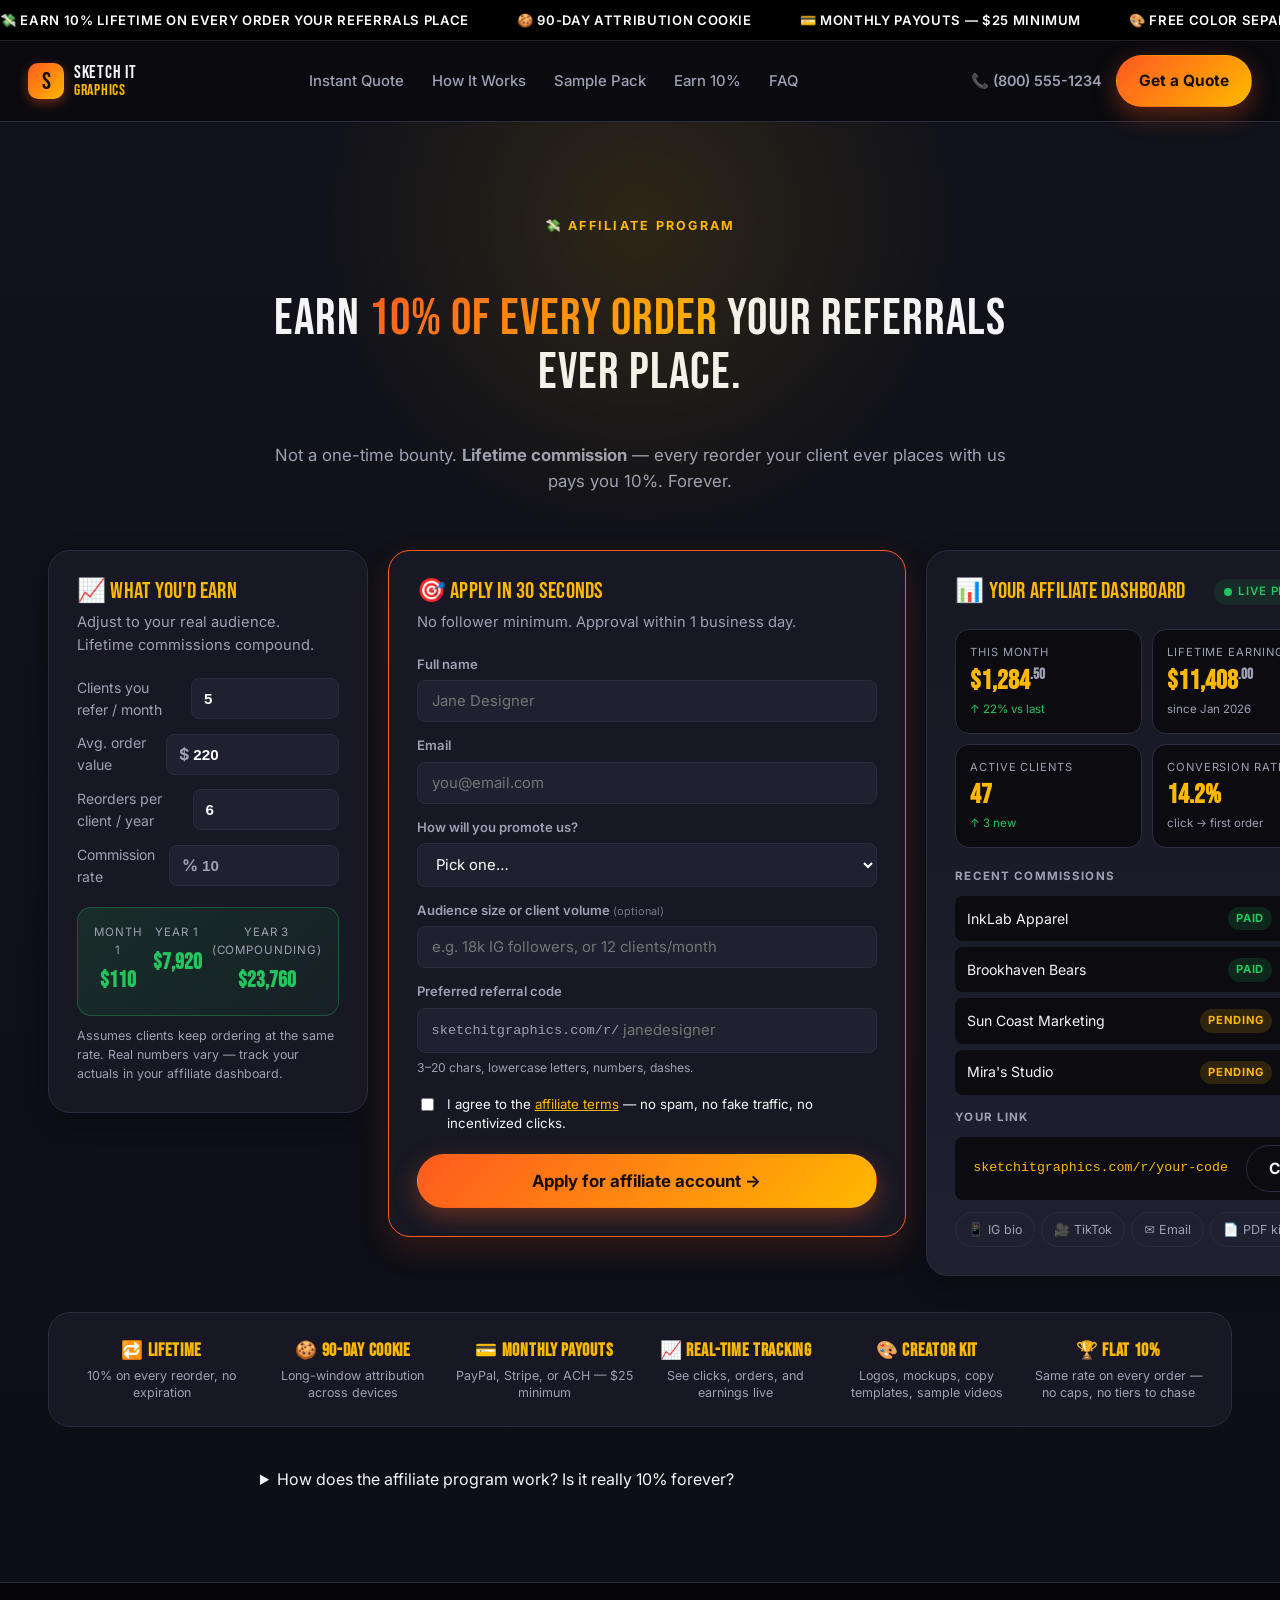
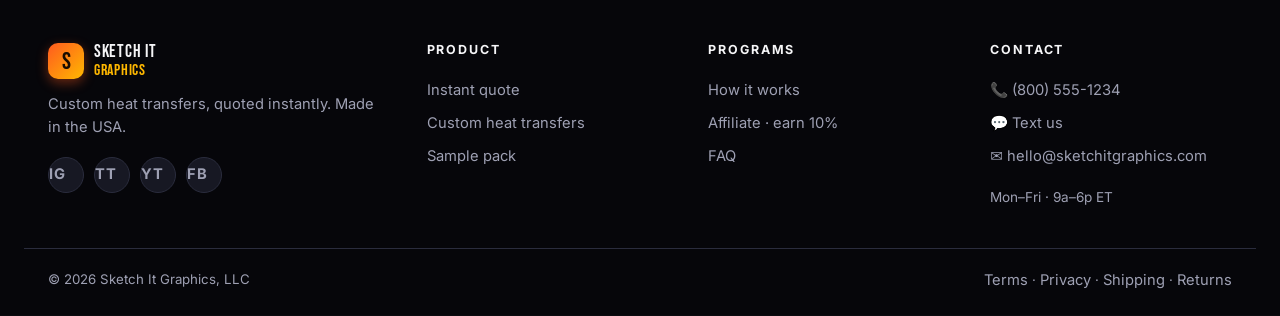
<file: affiliate.html>
<!doctype html>
<html lang="en-US" dir="ltr">
<head>
<meta charset="utf-8" />
<meta name="viewport" content="width=device-width,initial-scale=1,viewport-fit=cover" />

<title>Affiliate Program — Earn 10% Lifetime · Sketch It Graphics</title>
<meta name="description" content="Earn 10% lifetime commission on every order your referrals ever place — first order, reorders, all of it. Free to join, 90-day cookie, monthly payouts. Sketch It Graphics affiliate program." />
<meta name="author" content="Sketch It Graphics" />
<meta name="robots" content="index,follow,max-snippet:-1,max-image-preview:large" />
<link rel="canonical" href="https://sketchitgraphics.com/affiliate.html" />

<meta name="theme-color" content="#0b0b10" media="(prefers-color-scheme: dark)" />
<meta name="theme-color" content="#ff5a1f" media="(prefers-color-scheme: light)" />
<meta name="application-name" content="Sketch It Graphics" />
<link rel="manifest" href="/site.webmanifest" />
<link rel="icon" type="image/svg+xml" href="/favicon.svg" />
<link rel="apple-touch-icon" href="/apple-touch-icon.png" />

<meta property="og:site_name" content="Sketch It Graphics" />
<meta property="og:type" content="website" />
<meta property="og:url" content="https://sketchitgraphics.com/affiliate.html" />
<meta property="og:title" content="Affiliate Program — Earn 10% Lifetime · Sketch It Graphics" />
<meta property="og:description" content="Earn 10% lifetime commission on every order your referrals ever place. Free to join, monthly payouts." />
<meta property="og:image" content="https://sketchitgraphics.com/og-image.png" />

<link rel="preconnect" href="https://fonts.googleapis.com">
<link rel="preconnect" href="https://fonts.gstatic.com" crossorigin>
<link rel="preload" as="style" href="https://fonts.googleapis.com/css2?family=Bebas+Neue&family=Inter:wght@400;500;600;700;800&display=swap">
<link rel="stylesheet" href="https://fonts.googleapis.com/css2?family=Bebas+Neue&family=Inter:wght@400;500;600;700;800&display=swap" media="print" onload="this.media='all';this.onload=null">
<noscript><link rel="stylesheet" href="https://fonts.googleapis.com/css2?family=Bebas+Neue&family=Inter:wght@400;500;600;700;800&display=swap"></noscript>
<link rel="stylesheet" href="styles.css" />

<script type="application/ld+json">
{
  "@context": "https://schema.org",
  "@type": "FAQPage",
  "mainEntity": [{
    "@type": "Question",
    "name": "How does the affiliate program work? Is it really 10% forever?",
    "acceptedAnswer": {
      "@type": "Answer",
      "text": "Yes. Sign up free, get a unique referral link, and anyone who orders through it is tagged to you for life. Every order they place — first order, reorders, rush jobs — pays you 10% of the order subtotal. Tracking uses a 90-day cookie plus permanent customer association on first purchase. Payouts are monthly via PayPal, Stripe, or ACH ($25 minimum). It stays a flat 10% on every order — no caps and no expiration."
    }
  }]
}
</script>
</head>
<body>

<a class="skip-link" href="#affiliate">Skip to affiliate program</a>

<!-- Top promo bar -->
<div class="promo-bar">
  <div class="promo-track">
    <span>💸 EARN 10% LIFETIME ON EVERY ORDER YOUR REFERRALS PLACE</span>
    <span>🍪 90-DAY ATTRIBUTION COOKIE</span>
    <span>💳 MONTHLY PAYOUTS — $25 MINIMUM</span>
    <span>🎨 FREE COLOR SEPARATION ON EVERY ORDER</span>
    <span>💸 EARN 10% LIFETIME ON EVERY ORDER YOUR REFERRALS PLACE</span>
    <span>🍪 90-DAY ATTRIBUTION COOKIE</span>
    <span>💳 MONTHLY PAYOUTS — $25 MINIMUM</span>
    <span>🎨 FREE COLOR SEPARATION ON EVERY ORDER</span>
  </div>
</div>

<!-- Nav -->
<header class="nav">
  <a href="/" class="logo">
    <span class="logo-mark">S</span>
    <span class="logo-text">Sketch It<br><em>Graphics</em></span>
  </a>
  <nav class="nav-links">
    <a href="/#quote">Instant Quote</a>
    <a href="/#how">How It Works</a>
    <a href="/#samples">Sample Pack</a>
    <a href="/affiliate.html" class="active">Earn 10%</a>
    <a href="/#faq">FAQ</a>
  </nav>
  <div class="nav-cta">
    <a href="tel:+18005551234" class="phone">📞 (800) 555-1234</a>
    <a href="/#quote" class="btn btn-primary">Get a Quote</a>
  </div>
  <button class="hamburger" aria-label="menu">☰</button>
</header>

<!-- AFFILIATE -->
<section class="affiliate" id="affiliate">
  <div class="container">
    <div class="section-head">
      <span class="eyebrow">💸 Affiliate Program</span>
      <h2>Earn <span class="grad">10% of every order</span> your referrals ever place.</h2>
      <p>Not a one-time bounty. <b>Lifetime commission</b> — every reorder your client ever places with us pays you 10%. Forever.</p>
    </div>

    <div class="aff-grid">

      <!-- Earnings calculator -->
      <div class="aff-card aff-calc">
        <h3>📈 What you'd earn</h3>
        <p class="rc-sub">Adjust to your real audience. Lifetime commissions compound.</p>

        <div class="rc-row">
          <label>Clients you refer / month</label>
          <div class="rc-input"><input type="number" id="afClients" value="5" step="1" min="0" /></div>
        </div>
        <div class="rc-row">
          <label>Avg. order value</label>
          <div class="rc-input"><span>$</span><input type="number" id="afAvg" value="220" step="10" min="0" /></div>
        </div>
        <div class="rc-row">
          <label>Reorders per client / year</label>
          <div class="rc-input"><input type="number" id="afReorders" value="6" step="1" min="0" /></div>
        </div>
        <div class="rc-row">
          <label>Commission rate</label>
          <div class="rc-input rc-locked"><span>%</span><input type="number" value="10" disabled /></div>
        </div>

        <div class="rc-result aff-result">
          <div><span>Month 1</span><b id="afMonth1">$110</b></div>
          <div><span>Year 1</span><b id="afYear1">$7,920</b></div>
          <div><span>Year 3 (compounding)</span><b id="afYear3">$23,760</b></div>
        </div>
        <small class="micro">Assumes clients keep ordering at the same rate. Real numbers vary — track your actuals in your affiliate dashboard.</small>
      </div>

      <!-- Signup -->
      <div class="aff-card aff-signup">
        <h3>🎯 Apply in 30 seconds</h3>
        <p class="rc-sub">No follower minimum. Approval within 1 business day.</p>
        <form id="affForm" class="aff-form">
          <label class="af-field">
            <span>Full name</span>
            <input type="text" id="afName" required placeholder="Jane Designer" />
          </label>
          <label class="af-field">
            <span>Email</span>
            <input type="email" id="afEmail" required placeholder="you@email.com" />
          </label>
          <label class="af-field">
            <span>How will you promote us?</span>
            <select id="afChannel" required>
              <option value="">Pick one…</option>
              <option>Instagram / TikTok / social</option>
              <option>YouTube</option>
              <option>Email list / newsletter</option>
              <option>Blog / SEO content</option>
              <option>Discord / community</option>
              <option>I'm a designer with clients</option>
              <option>I run a print/sign shop</option>
              <option>Other</option>
            </select>
          </label>
          <label class="af-field">
            <span>Audience size or client volume <small>(optional)</small></span>
            <input type="text" id="afAudience" placeholder="e.g. 18k IG followers, or 12 clients/month" />
          </label>
          <label class="af-field">
            <span>Preferred referral code</span>
            <div class="af-code-input">
              <span class="af-prefix">sketchitgraphics.com/r/</span>
              <input type="text" id="afCode" placeholder="janedesigner" pattern="[a-z0-9-]{3,20}" maxlength="20" />
            </div>
            <small class="af-hint" id="afCodeStatus">3–20 chars, lowercase letters, numbers, dashes.</small>
          </label>
          <label class="toggle af-terms">
            <input type="checkbox" id="afAgree" required />
            <span>I agree to the <a href="#" id="afTermsLink">affiliate terms</a> — no spam, no fake traffic, no incentivized clicks.</span>
          </label>
          <button class="btn btn-primary btn-block btn-xl" type="submit">Apply for affiliate account →</button>
        </form>
        <div class="aff-success" id="affSuccess" hidden>
          <div class="success-mark">✓</div>
          <h4>You're in.</h4>
          <p>Your referral link is live. Bookmark your dashboard — first commission posts the moment a client of yours orders.</p>
          <div class="success-link">
            <code id="affLinkOut">sketchitgraphics.com/r/janedesigner</code>
            <button class="btn btn-ghost" id="copyLink">Copy</button>
          </div>
          <button class="btn btn-ghost btn-block" id="viewDash">View sample dashboard ↓</button>
        </div>
      </div>

      <!-- Dashboard preview -->
      <div class="aff-card aff-dash" id="affDash">
        <div class="dash-head">
          <h3>📊 Your affiliate dashboard</h3>
          <span class="dash-status"><span class="pulse"></span> Live preview</span>
        </div>

        <div class="dash-stats">
          <div class="ds">
            <span>This month</span>
            <b>$1,284<sup>.50</sup></b>
            <em class="up">↑ 22% vs last</em>
          </div>
          <div class="ds">
            <span>Lifetime earnings</span>
            <b>$11,408<sup>.00</sup></b>
            <em class="muted">since Jan 2026</em>
          </div>
          <div class="ds">
            <span>Active clients</span>
            <b>47</b>
            <em class="up">↑ 3 new</em>
          </div>
          <div class="ds">
            <span>Conversion rate</span>
            <b>14.2%</b>
            <em class="muted">click → first order</em>
          </div>
        </div>

        <div class="dash-section">
          <div class="dash-label">Recent commissions</div>
          <div class="dash-row"><span>InkLab Apparel</span><span class="pill pill-good">paid</span><b>+$48.20</b></div>
          <div class="dash-row"><span>Brookhaven Bears</span><span class="pill pill-good">paid</span><b>+$31.50</b></div>
          <div class="dash-row"><span>Sun Coast Marketing</span><span class="pill pill-pend">pending</span><b>+$92.40</b></div>
          <div class="dash-row"><span>Mira's Studio</span><span class="pill pill-pend">pending</span><b>+$22.00</b></div>
        </div>

        <div class="dash-section">
          <div class="dash-label">Your link</div>
          <div class="dash-link">
            <code id="dashLink">sketchitgraphics.com/r/your-code</code>
            <button class="btn btn-ghost" id="dashCopy">Copy</button>
          </div>
          <div class="dash-share">
            <a href="#" class="share-btn">📱 IG bio</a>
            <a href="#" class="share-btn">🎥 TikTok</a>
            <a href="#" class="share-btn">✉ Email</a>
            <a href="#" class="share-btn">📄 PDF kit</a>
          </div>
        </div>
      </div>
    </div>

    <!-- Perks strip -->
    <div class="aff-perks">
      <div class="ap"><b>🔁 Lifetime</b><span>10% on every reorder, no expiration</span></div>
      <div class="ap"><b>🍪 90-day cookie</b><span>Long-window attribution across devices</span></div>
      <div class="ap"><b>💳 Monthly payouts</b><span>PayPal, Stripe, or ACH — $25 minimum</span></div>
      <div class="ap"><b>📈 Real-time tracking</b><span>See clicks, orders, and earnings live</span></div>
      <div class="ap"><b>🎨 Creator kit</b><span>Logos, mockups, copy templates, sample videos</span></div>
      <div class="ap"><b>🏆 Flat 10%</b><span>Same rate on every order — no caps, no tiers to chase</span></div>
    </div>

    <!-- FAQ -->
    <div class="faq-list" style="max-width:760px;margin:40px auto 0">
      <details>
        <summary>How does the affiliate program work? Is it really 10% forever?</summary>
        <p>Yes — really. Sign up free, get a unique referral link, and anyone who orders through it gets tagged to you for life. Every order they place — first one, reorders, rush jobs — pays you <b>10%</b> of the order subtotal. We track via a 90-day cookie + permanent customer association on first purchase. Payouts are monthly via PayPal, Stripe, or ACH ($25 minimum). It stays a flat 10% on every order — no caps and no expiration.</p>
      </details>
    </div>
  </div>
</section>

<!-- FOOTER -->
<footer class="footer">
  <div class="container footer-grid">
    <div>
      <div class="logo footer-logo">
        <span class="logo-mark">S</span>
        <span class="logo-text">Sketch It<br><em>Graphics</em></span>
      </div>
      <p class="footer-tag">Custom heat transfers, quoted instantly. Made in the USA.</p>
      <div class="footer-social">
        <a href="#" aria-label="Instagram">IG</a>
        <a href="#" aria-label="TikTok">TT</a>
        <a href="#" aria-label="YouTube">YT</a>
        <a href="#" aria-label="Facebook">FB</a>
      </div>
    </div>
    <div>
      <h4>Product</h4>
      <a href="/#quote">Instant quote</a>
      <a href="/#about">Custom heat transfers</a>
      <a href="/#samples">Sample pack</a>
    </div>
    <div>
      <h4>Programs</h4>
      <a href="/#how">How it works</a>
      <a href="/affiliate.html">Affiliate · earn 10%</a>
      <a href="/#faq">FAQ</a>
    </div>
    <div>
      <h4>Contact</h4>
      <a href="tel:+18005551234">📞 (800) 555-1234</a>
      <a href="sms:+18005551234">💬 Text us</a>
      <a href="mailto:hello@sketchitgraphics.com">✉ hello@sketchitgraphics.com</a>
      <p class="hours">Mon–Fri · 9a–6p ET</p>
    </div>
  </div>
  <div class="container footer-base">
    <span>© 2026 Sketch It Graphics, LLC</span>
    <span><a href="#">Terms</a> · <a href="#">Privacy</a> · <a href="#">Shipping</a> · <a href="#">Returns</a></span>
  </div>
</footer>

<script src="common.js" defer></script>
<script src="affiliate.js" defer></script>
</body>
</html>
</file>
<file: styles.css>
/* ============ MOBILE / PERF ============ */
html{scroll-behavior:smooth}
html,body{overflow-x:hidden;max-width:100vw}

/* Reduce paint cost — only animate transform/opacity */
@media (prefers-reduced-motion: reduce){
  *,*::before,*::after{
    animation-duration:.01ms!important;
    animation-iteration-count:1!important;
    transition-duration:.01ms!important;
    scroll-behavior:auto!important;
  }
  .promo-track{animation:none!important;transform:none!important}
  .floating-card{animation:none!important}
  .pulse{animation:none!important;box-shadow:none!important}
}

/* Lazy-render below-the-fold sections (browser skips paint/layout when off-screen) */
.products,.how,.samples,.reseller,.affiliate,.reviews,.faq,.seo-content,.final-cta,.footer{
  content-visibility:auto;
  contain-intrinsic-size:auto 800px;
}

/* Hint compositor for animated elements */
.promo-track,.floating-card,.shirt-svg,.sp,.pulse{will-change:transform}
.ship-fill{will-change:width}

/* Touch target minimums — Apple/Google guideline = 44×44px */
@media (pointer:coarse){
  .btn{min-height:44px}
  .seg-btn{min-height:44px}
  .nav-links a{padding:8px 0}
  .faq summary{min-height:48px}
  .footer a,.share-btn{min-height:36px;display:inline-flex;align-items:center}
}

/* Mobile: kill heavy effects */
@media (max-width:640px){
  /* Drop expensive backdrop blurs on mobile (huge GPU win) */
  .nav,.sticky-mobile{backdrop-filter:none;background:rgba(11,11,16,.96)}
  .modal{backdrop-filter:none}
  /* Slow long-running animations to reduce battery drain */
  .promo-track{animation-duration:50s}
  .floating-card{animation:none}
  /* Contain hero so floats don't blow out viewport */
  .hero,.hero-inner,.hero-visual{overflow:hidden}
  .mockup-shirt{max-width:88vw}
  /* Stop horizontal scroll from rotated sample chips */
  .sample-stack{transform:none}
  .sp{transform:none!important}
}

/* ============ A11Y ============ */
.skip-link{position:absolute;top:-100px;left:8px;background:var(--brand);color:#1a0c00;padding:10px 16px;border-radius:6px;font-weight:700;z-index:200;transition:top .15s}
.skip-link:focus{top:8px;outline:2px solid #fff;outline-offset:2px}

/* ============ BASE ============ */
*,*::before,*::after{box-sizing:border-box}
:root{
  --bg:#0b0b10;
  --bg-2:#11121a;
  --surface:#171823;
  --surface-2:#1f2030;
  --line:#2a2c3d;
  --text:#f5f5f7;
  --muted:#9ea0b3;
  --brand:#ff5a1f;
  --brand-2:#ffb800;
  --grad:linear-gradient(135deg,#ff5a1f 0%,#ffb800 100%);
  --good:#22c55e;
  --r-sm:8px;
  --r:14px;
  --r-lg:22px;
  --shadow-soft:0 8px 24px rgba(0,0,0,.25);
  --shadow-hard:0 24px 60px rgba(0,0,0,.45);
}
html,body{margin:0;padding:0;background:var(--bg);color:var(--text);font-family:'Inter',system-ui,-apple-system,Segoe UI,Roboto,sans-serif;line-height:1.55;-webkit-font-smoothing:antialiased}
img{max-width:100%;display:block}
a{color:inherit;text-decoration:none}
button{font-family:inherit;cursor:pointer;border:0;background:none;color:inherit}
h1,h2,h3,h4{font-family:'Bebas Neue',Inter,sans-serif;letter-spacing:.02em;line-height:1.05;font-weight:400}
h1{font-size:clamp(2.6rem,6vw,5rem)}
h2{font-size:clamp(2rem,4vw,3.4rem)}
h3{font-size:1.45rem;letter-spacing:.01em}
.container{max-width:1240px;margin:0 auto;padding:0 24px}
.eyebrow{display:inline-block;font-family:Inter;font-weight:700;font-size:.78rem;letter-spacing:.18em;text-transform:uppercase;color:var(--brand-2);margin-bottom:14px}
.section-head{text-align:center;max-width:760px;margin:0 auto 56px}
.section-head p{color:var(--muted);font-size:1.05rem}
.section-head.light .eyebrow{color:#fff}
.grad{background:var(--grad);-webkit-background-clip:text;background-clip:text;color:transparent}

/* ============ BUTTONS ============ */
.btn{display:inline-flex;align-items:center;justify-content:center;gap:8px;padding:13px 22px;border-radius:999px;font-weight:700;font-size:.97rem;transition:transform .15s ease,box-shadow .15s ease,background .15s ease;border:1px solid transparent;white-space:nowrap}
.btn:hover{transform:translateY(-1px)}
.btn-primary{background:var(--grad);color:#1a0c00;box-shadow:0 8px 24px rgba(255,90,31,.35)}
.btn-primary:hover{box-shadow:0 12px 32px rgba(255,90,31,.5)}
.btn-ghost{background:transparent;border-color:var(--line);color:var(--text)}
.btn-ghost:hover{background:var(--surface-2)}
.btn-xl{padding:16px 28px;font-size:1.05rem}
.btn-block{display:flex;width:100%}

/* ============ PROMO BAR ============ */
.promo-bar{background:#000;color:#fff;font-size:.82rem;font-weight:600;letter-spacing:.05em;overflow:hidden;border-bottom:1px solid #222}
.promo-track{display:flex;gap:48px;padding:10px 0;white-space:nowrap;animation:scroll 32s linear infinite;width:max-content}
.promo-track span b{color:var(--brand-2)}
@keyframes scroll{from{transform:translateX(0)}to{transform:translateX(-50%)}}

/* ============ NAV ============ */
.nav{position:sticky;top:0;z-index:50;display:flex;align-items:center;justify-content:space-between;padding:14px 28px;background:rgba(11,11,16,.85);backdrop-filter:blur(14px);border-bottom:1px solid var(--line)}
.logo{display:flex;align-items:center;gap:10px}
.logo-mark{width:36px;height:36px;border-radius:10px;background:var(--grad);display:grid;place-items:center;font-family:'Bebas Neue';font-size:1.5rem;color:#1a0c00;box-shadow:0 4px 12px rgba(255,90,31,.4)}
.logo-text{font-family:'Bebas Neue';font-size:1.15rem;line-height:.95;letter-spacing:.04em}
.logo-text em{font-style:normal;color:var(--brand-2);font-size:.85em}
.nav-links{display:flex;gap:28px}
.nav-links a{font-size:.93rem;font-weight:500;color:var(--muted);transition:color .15s}
.nav-links a:hover{color:var(--text)}
.nav-cta{display:flex;align-items:center;gap:14px}
.phone{font-size:.9rem;color:var(--muted);font-weight:600}
.hamburger{display:none;font-size:1.6rem}

/* ============ HERO ============ */
.hero{position:relative;padding:60px 24px 40px;background:radial-gradient(1100px 600px at 20% 0%,rgba(255,90,31,.18) 0%,transparent 60%),radial-gradient(900px 500px at 90% 30%,rgba(255,184,0,.12) 0%,transparent 60%),var(--bg);overflow:hidden}
.hero-inner{display:grid;grid-template-columns:1.05fr .95fr;gap:60px;align-items:center;max-width:1240px;margin:0 auto}
.badge-row{display:flex;flex-wrap:wrap;gap:8px;margin-bottom:18px}
.badge{padding:6px 12px;background:var(--surface);border:1px solid var(--line);border-radius:999px;font-size:.78rem;font-weight:600;color:var(--muted)}
.hero h1{margin:0 0 18px}
.hero-sub{font-size:1.13rem;color:var(--muted);max-width:540px;margin:0 0 28px}
.hero-sub b{color:#fff}
.hero-cta{display:flex;gap:12px;flex-wrap:wrap;margin-bottom:36px}
.trust-row{display:grid;grid-template-columns:repeat(4,1fr);gap:16px;padding:20px;background:var(--surface);border:1px solid var(--line);border-radius:var(--r-lg);max-width:540px}
.trust-row div{display:flex;flex-direction:column;text-align:left}
.trust-row b{font-family:'Bebas Neue';font-size:1.5rem;color:var(--brand-2);line-height:1}
.trust-row span{font-size:.74rem;color:var(--muted);text-transform:uppercase;letter-spacing:.08em;margin-top:6px}

/* Hero visual */
.hero-visual{position:relative;display:flex;justify-content:center;align-items:center;min-height:520px}
.mockup-shirt{position:relative;width:100%;max-width:440px;aspect-ratio:1/1}
.shirt-svg{position:relative;filter:drop-shadow(0 30px 60px rgba(0,0,0,.6))}
.shirt-svg svg{width:100%;height:auto}
.shirt-print{position:absolute;top:38%;left:50%;transform:translate(-50%,-50%);text-align:center;color:#fff;font-family:'Bebas Neue';width:55%}
.logo-big{font-size:clamp(1.6rem,3.5vw,2.6rem);letter-spacing:.08em;background:linear-gradient(135deg,#ff5a1f,#ffb800);-webkit-background-clip:text;background-clip:text;color:transparent;font-weight:700}
.logo-sub{font-size:.72rem;letter-spacing:.4em;color:#fff;margin-top:6px}
.floating-card{position:absolute;background:var(--surface);border:1px solid var(--line);border-radius:14px;padding:14px 16px;box-shadow:var(--shadow-hard);font-size:.85rem;animation:float 5s ease-in-out infinite}
.floating-card small{color:var(--muted);font-size:.74rem}
.card-1{top:6%;left:-8%;animation-delay:.2s}
.card-2{bottom:14%;right:-6%;animation-delay:.8s}
.card-3{top:48%;right:-10%;animation-delay:1.4s}
.fc-row{display:flex;gap:5px;margin-bottom:6px}
.dot{width:14px;height:14px;border-radius:50%;border:2px solid #fff}
.dot-red{background:#ef4444}.dot-blue{background:#3b82f6}.dot-yellow{background:#facc15}.dot-black{background:#000}
.fc-price{font-family:'Bebas Neue';font-size:1.7rem;color:var(--brand-2);line-height:1}
.fc-stat{font-weight:700;font-size:.95rem;color:var(--good)}
@keyframes float{0%,100%{transform:translateY(0)}50%{transform:translateY(-10px)}}

/* Brand strip */
.brand-strip{margin-top:60px;display:flex;align-items:center;gap:30px;color:var(--muted);max-width:1240px;margin-left:auto;margin-right:auto;padding-top:36px;border-top:1px solid var(--line)}
.brand-strip>span{font-size:.78rem;font-weight:700;letter-spacing:.18em;white-space:nowrap}
.brand-strip .brands{display:flex;gap:34px;flex-wrap:wrap;font-family:'Bebas Neue';font-size:1.05rem;letter-spacing:.15em;opacity:.55}

/* ============ QUOTE SECTION ============ */
.quote-section{padding:90px 24px;background:linear-gradient(180deg,var(--bg) 0%,var(--bg-2) 100%)}
.quote-grid{display:grid;grid-template-columns:repeat(3,1fr);gap:20px;align-items:start}
.quote-card{background:var(--surface);border:1px solid var(--line);border-radius:var(--r-lg);padding:26px;box-shadow:var(--shadow-soft)}
.quote-card h3{margin:0 0 18px;font-size:1.3rem;color:var(--brand-2)}

/* Upload */
.dropzone{display:block;border:2px dashed var(--line);border-radius:var(--r);padding:32px 18px;text-align:center;cursor:pointer;transition:border-color .15s,background .15s;min-height:200px;display:flex;align-items:center;justify-content:center;position:relative}
.dropzone:hover,.dropzone.drag{border-color:var(--brand);background:rgba(255,90,31,.05)}
.dz-icon{font-size:2.2rem;margin-bottom:10px}
.dz-empty b{display:block;margin-bottom:4px}
.dz-empty small{color:var(--muted);font-size:.82rem}
.dz-preview{position:relative;width:100%}
.dz-preview img{max-height:200px;margin:0 auto;border-radius:8px;background:#fff;padding:6px}
.dz-remove{position:absolute;top:-8px;right:-8px;background:var(--surface-2);border:1px solid var(--line);border-radius:999px;padding:5px 10px;font-size:.78rem;color:var(--text)}
.analysis{margin-top:18px;padding:14px;background:var(--surface-2);border-radius:var(--r);font-size:.9rem}
.analysis-head{display:flex;justify-content:space-between;align-items:baseline;margin-bottom:10px}
.analysis-head small{color:var(--muted);font-size:.78rem}
.analysis-row{display:flex;justify-content:space-between;padding:6px 0;border-bottom:1px solid var(--line)}
.analysis-row:last-of-type{border:0}
.palette{display:flex;gap:6px;flex-wrap:wrap;margin:10px 0}
.palette div{width:24px;height:24px;border-radius:6px;border:2px solid #fff;box-shadow:0 2px 6px rgba(0,0,0,.3)}
.analysis-tip{margin-top:10px;padding:8px 10px;background:rgba(255,184,0,.1);border-left:3px solid var(--brand-2);font-size:.82rem;border-radius:4px;color:#ffd56b}
.email-quote{display:flex;gap:8px;margin-top:18px}
.email-quote input{flex:1;padding:11px 14px;background:var(--surface-2);border:1px solid var(--line);border-radius:var(--r-sm);color:#fff;font-size:.9rem}
.email-quote input:focus{outline:none;border-color:var(--brand)}

/* Options */
.opt{margin-bottom:20px}
.opt label{display:flex;justify-content:space-between;font-size:.88rem;font-weight:600;margin-bottom:9px;color:var(--muted)}
.opt-val{color:var(--brand-2);font-weight:700;font-family:'Bebas Neue';font-size:1.1rem;letter-spacing:.04em}
.opt-hint{display:block;color:var(--muted);font-size:.78rem;margin-top:6px;line-height:1.4}
.seg{display:flex;flex-wrap:wrap;gap:6px;background:var(--surface-2);padding:5px;border-radius:var(--r);border:1px solid var(--line)}
.seg-btn{flex:1 1 auto;padding:9px 12px;border-radius:8px;font-size:.85rem;font-weight:600;color:var(--muted);transition:all .15s;min-width:0;display:flex;flex-direction:column;align-items:center;gap:2px;line-height:1.1}
.seg-btn small{font-weight:400;font-size:.7rem;opacity:.7}
.seg-btn:hover{color:var(--text)}
.seg-btn.active{background:var(--grad);color:#1a0c00;box-shadow:0 4px 12px rgba(255,90,31,.3)}
.seg-btn.active small{opacity:.8}
input[type=range]{-webkit-appearance:none;appearance:none;width:100%;height:6px;background:var(--surface-2);border-radius:3px;outline:none;margin:6px 0}
input[type=range]::-webkit-slider-thumb{-webkit-appearance:none;width:22px;height:22px;border-radius:50%;background:var(--grad);cursor:pointer;border:3px solid var(--surface);box-shadow:0 4px 8px rgba(0,0,0,.3)}
input[type=range]::-moz-range-thumb{width:22px;height:22px;border-radius:50%;background:#ff5a1f;cursor:pointer;border:3px solid var(--surface)}
.range-ticks{display:flex;justify-content:space-between;font-size:.7rem;color:var(--muted);margin-top:4px}
.qty-tiers{display:flex;gap:4px;margin-top:8px;flex-wrap:wrap;font-size:.7rem}
.qty-tiers span{padding:3px 7px;border-radius:4px;background:var(--surface-2);color:var(--muted)}
.qty-tiers span.hit{background:rgba(34,197,94,.15);color:var(--good);font-weight:600}
.opt-toggles{display:flex;flex-direction:column;gap:8px;padding:14px;background:var(--surface-2);border-radius:var(--r);margin-top:8px}
.toggle{display:flex;align-items:center;gap:10px;font-size:.85rem;cursor:pointer}
.toggle input{accent-color:var(--brand)}

/* Price */
.price-card{position:sticky;top:90px;background:linear-gradient(180deg,var(--surface) 0%,var(--surface-2) 100%);border-color:var(--brand)}
.price-hero{display:grid;grid-template-columns:1fr 1fr;gap:14px;margin-bottom:20px;padding:18px;background:var(--bg);border-radius:var(--r);border:1px solid var(--line)}
.price-per span,.price-total span{display:block;font-size:.72rem;color:var(--muted);text-transform:uppercase;letter-spacing:.08em;margin-bottom:6px}
.price-per b{font-family:'Bebas Neue';font-size:2rem;color:var(--text);line-height:1}
.price-total b{font-family:'Bebas Neue';font-size:2.4rem;color:var(--brand-2);line-height:1}
.price-breakdown{padding:14px 0;border-top:1px dashed var(--line);border-bottom:1px dashed var(--line);margin-bottom:18px}
.bd-row{display:flex;justify-content:space-between;padding:6px 0;font-size:.9rem;color:var(--muted)}
.bd-row[hidden]{display:none}
.bd-row b{color:var(--text)}
.bd-row.discount b,.bd-row.reseller b{color:var(--good)}
.bd-row.total{font-size:1.05rem;font-weight:700;border-top:1px solid var(--line);margin-top:6px;padding-top:10px;color:var(--text)}
.bd-row.total b{font-family:'Bebas Neue';font-size:1.5rem;color:var(--brand-2)}
.ship-progress{margin-bottom:18px;padding:12px;background:var(--bg);border-radius:var(--r);border:1px solid var(--line)}
.ship-label{font-size:.85rem;margin-bottom:8px}
.ship-label b{color:var(--brand-2)}
.ship-bar{height:6px;background:var(--surface-2);border-radius:3px;overflow:hidden}
.ship-fill{height:100%;background:var(--grad);width:0;transition:width .3s ease}
.price-perks{display:flex;flex-direction:column;gap:6px;margin-top:16px;font-size:.82rem;color:var(--muted)}
#checkoutBtn{margin-bottom:10px}

/* Live proof */
.live-proof{display:inline-flex;align-items:center;gap:10px;padding:10px 18px;background:var(--surface);border:1px solid var(--line);border-radius:999px;margin:30px auto 0;font-size:.85rem;color:var(--muted);position:relative;left:50%;transform:translateX(-50%)}
.pulse{width:8px;height:8px;border-radius:50%;background:var(--good);box-shadow:0 0 0 0 rgba(34,197,94,.7);animation:pulse 1.8s infinite}
@keyframes pulse{70%{box-shadow:0 0 0 12px rgba(34,197,94,0)}100%{box-shadow:0 0 0 0 rgba(34,197,94,0)}}

/* ============ PRODUCTS ============ */
.products{padding:90px 24px;background:var(--bg-2)}
.product-grid{display:grid;grid-template-columns:repeat(3,1fr);gap:22px}
.partners-grid{grid-template-columns:repeat(2,1fr);max-width:900px;margin:0 auto}
.partners-grid.partners-solo{grid-template-columns:minmax(0,440px);justify-content:center}
.product-card{position:relative;background:var(--surface);border:1px solid var(--line);border-radius:var(--r-lg);padding:30px;transition:transform .2s,border-color .2s}
.product-card:hover{transform:translateY(-4px);border-color:var(--brand)}
.product-card.featured{border-color:var(--brand);box-shadow:0 12px 32px rgba(255,90,31,.15)}
.ribbon{position:absolute;top:18px;right:18px;background:var(--grad);color:#1a0c00;padding:4px 10px;border-radius:999px;font-size:.7rem;font-weight:700;text-transform:uppercase;letter-spacing:.08em}
.product-icon{font-size:2.5rem;margin-bottom:14px}
.product-tag{color:var(--muted);font-size:.85rem;margin:6px 0 16px;line-height:1.4}
.product-card ul{list-style:none;padding:0;margin:0 0 22px;font-size:.93rem}
.product-card li{padding:6px 0;border-bottom:1px dashed var(--line);color:var(--muted)}
.product-card li:last-child{border:0}
.product-price{font-size:1rem;color:var(--muted);margin-bottom:16px}
.product-price b{font-family:'Bebas Neue';font-size:1.7rem;color:var(--brand-2)}

/* ============ HOW ============ */
.how{padding:90px 24px;background:var(--bg)}
.steps{display:grid;grid-template-columns:repeat(4,1fr);gap:22px;position:relative}
.step{background:var(--surface);border:1px solid var(--line);border-radius:var(--r-lg);padding:28px;position:relative}
.step-num{position:absolute;top:-18px;left:24px;width:42px;height:42px;border-radius:50%;background:var(--grad);color:#1a0c00;display:grid;place-items:center;font-family:'Bebas Neue';font-size:1.5rem;box-shadow:0 6px 16px rgba(255,90,31,.4)}
.step h3{margin:14px 0 10px}
.step p{color:var(--muted);font-size:.93rem;margin:0}

/* ============ SAMPLES ============ */
.samples{padding:90px 24px;background:linear-gradient(180deg,var(--bg-2) 0%,var(--bg) 100%)}
.samples-inner{display:grid;grid-template-columns:1.1fr .9fr;gap:60px;align-items:center}
.sample-list{list-style:none;padding:0;margin:20px 0;font-size:1rem}
.sample-list li{padding:8px 0;color:var(--muted)}
.sample-form{display:flex;gap:10px;margin-top:20px;max-width:480px}
.sample-form input{flex:1;padding:14px 18px;background:var(--surface);border:1px solid var(--line);border-radius:999px;color:#fff;font-size:.95rem}
.sample-form input:focus{outline:none;border-color:var(--brand)}
.micro{display:block;margin-top:10px;font-size:.78rem;color:var(--muted)}
.samples-visual{display:flex;justify-content:center}
.sample-stack{display:grid;grid-template-columns:repeat(2,1fr);gap:14px;max-width:380px}
.sp{padding:24px 18px;border-radius:var(--r);font-family:'Bebas Neue';font-size:1.2rem;letter-spacing:.1em;text-align:center;box-shadow:var(--shadow-soft);transform:rotate(-2deg);transition:transform .2s}
.sp:nth-child(even){transform:rotate(2deg)}
.sp:hover{transform:rotate(0) scale(1.05)}
.sp-1{background:#ef4444;color:#fff}
.sp-2{background:linear-gradient(135deg,#ec4899,#8b5cf6,#3b82f6);color:#fff}
.sp-3{background:#fbbf24;color:#000}
.sp-4{background:#a7f3d0;color:#064e3b;box-shadow:0 0 30px rgba(167,243,208,.5)}
.sp-5{background:linear-gradient(135deg,#fbbf24,#fde68a,#f59e0b);color:#000}
.sp-6{background:linear-gradient(135deg,#d4d4d8,#fff,#a1a1aa);color:#000}
.sp-7{background:#1e293b;color:#fff;border:2px solid #94a3b8}
.sp-8{background:#000;color:#fff;border:2px solid var(--brand)}

/* ============ RESELLER ============ */
.reseller{padding:90px 24px;background:radial-gradient(800px 400px at 50% 0%,rgba(255,90,31,.12),transparent 60%),var(--bg-2)}
.reseller-grid{display:grid;grid-template-columns:1fr 1fr;gap:22px}
.reseller-card{background:var(--surface);border:1px solid var(--line);border-radius:var(--r-lg);padding:30px}
.reseller-card h3{color:var(--brand-2);margin:0 0 8px}
.rc-sub{color:var(--muted);font-size:.92rem;margin:0 0 20px}
.rc-row{display:flex;align-items:center;justify-content:space-between;margin-bottom:12px;gap:14px}
.rc-row label{font-size:.88rem;color:var(--muted)}
.rc-input{display:flex;align-items:center;background:var(--surface-2);border:1px solid var(--line);border-radius:var(--r-sm);padding:0 12px;min-width:130px}
.rc-input span{color:var(--muted);font-weight:700;margin-right:4px}
.rc-input input{flex:1;padding:11px 0;background:transparent;border:0;color:#fff;font-size:.95rem;font-weight:600;width:100%}
.rc-input input:focus{outline:none}
.rc-result{display:grid;grid-template-columns:repeat(3,1fr);gap:10px;margin-top:20px;padding:16px;background:linear-gradient(135deg,rgba(34,197,94,.12),rgba(34,197,94,.05));border:1px solid rgba(34,197,94,.3);border-radius:var(--r)}
.rc-result>div{display:flex;flex-direction:column;text-align:center}
.rc-result span{font-size:.72rem;color:var(--muted);text-transform:uppercase;letter-spacing:.08em;margin-bottom:4px}
.rc-result b{font-family:'Bebas Neue';font-size:1.6rem;color:var(--good)}
.perks{list-style:none;padding:0;margin:0 0 24px;font-size:.95rem}
.perks li{padding:9px 0;border-bottom:1px dashed var(--line);color:var(--muted)}
.perks li b{color:var(--text)}

/* ============ AFFILIATE ============ */
.affiliate{padding:90px 24px;background:linear-gradient(180deg,var(--bg-2) 0%,#0d0e16 100%);position:relative;overflow:hidden}
.affiliate::before{content:"";position:absolute;top:-200px;left:50%;transform:translateX(-50%);width:900px;height:600px;background:radial-gradient(circle,rgba(255,184,0,.12),transparent 60%);pointer-events:none}
.aff-grid{display:grid;grid-template-columns:1fr 1.05fr 1fr;gap:20px;align-items:start;position:relative}
.aff-card{background:var(--surface);border:1px solid var(--line);border-radius:var(--r-lg);padding:28px;box-shadow:var(--shadow-soft)}
.aff-card h3{color:var(--brand-2);margin:0 0 8px}

/* Calculator */
.aff-result{grid-template-columns:repeat(3,1fr)}
.aff-result b{font-size:1.4rem}
.rc-locked input{color:var(--muted)!important}

/* Signup form */
.aff-signup{border-color:var(--brand);box-shadow:0 12px 32px rgba(255,90,31,.15)}
.aff-form{display:flex;flex-direction:column;gap:13px;margin-top:6px}
.af-field{display:flex;flex-direction:column;gap:6px}
.af-field>span{font-size:.82rem;font-weight:600;color:var(--muted)}
.af-field>span small{font-weight:400;opacity:.7}
.af-field input,.af-field select{padding:11px 14px;background:var(--surface-2);border:1px solid var(--line);border-radius:var(--r-sm);color:#fff;font-size:.93rem;font-family:inherit}
.af-field input:focus,.af-field select:focus{outline:none;border-color:var(--brand)}
.af-field select{cursor:pointer}
.af-code-input{display:flex;align-items:center;background:var(--surface-2);border:1px solid var(--line);border-radius:var(--r-sm);overflow:hidden}
.af-code-input:focus-within{border-color:var(--brand)}
.af-prefix{padding:11px 4px 11px 14px;color:var(--muted);font-size:.85rem;white-space:nowrap;font-family:monospace}
.af-code-input input{flex:1;border:0!important;background:transparent;padding-left:0}
.af-hint{color:var(--muted);font-size:.76rem}
.af-hint.ok{color:var(--good)}
.af-hint.err{color:#ef4444}
.af-terms{font-size:.83rem;line-height:1.45;align-items:flex-start;padding:4px 0 8px}
.af-terms input{margin-top:3px}
.af-terms a{color:var(--brand-2);text-decoration:underline}

/* Success state */
.aff-success{text-align:center;padding:12px 0}
.success-mark{width:64px;height:64px;border-radius:50%;background:var(--good);color:#fff;display:grid;place-items:center;font-size:2rem;margin:8px auto 14px;box-shadow:0 8px 24px rgba(34,197,94,.4)}
.aff-success h4{font-family:'Bebas Neue';font-size:1.7rem;margin:0 0 8px}
.aff-success p{color:var(--muted);font-size:.93rem;margin:0 0 18px}
.success-link{display:flex;gap:8px;align-items:center;background:var(--surface-2);padding:8px;border-radius:var(--r-sm);margin-bottom:14px}
.success-link code{flex:1;padding:6px 10px;font-size:.83rem;color:var(--brand-2);font-family:monospace;overflow:hidden;text-overflow:ellipsis;white-space:nowrap;text-align:left}

/* Dashboard preview */
.aff-dash{background:linear-gradient(180deg,var(--surface) 0%,var(--surface-2) 100%);position:relative}
.dash-head{display:flex;justify-content:space-between;align-items:flex-start;margin-bottom:18px}
.dash-status{display:inline-flex;align-items:center;gap:6px;font-size:.72rem;color:var(--good);background:rgba(34,197,94,.1);padding:4px 10px;border-radius:999px;text-transform:uppercase;letter-spacing:.08em;font-weight:600}
.dash-stats{display:grid;grid-template-columns:1fr 1fr;gap:10px;margin-bottom:20px}
.ds{padding:14px;background:var(--bg);border:1px solid var(--line);border-radius:var(--r);display:flex;flex-direction:column}
.ds span{font-size:.7rem;color:var(--muted);text-transform:uppercase;letter-spacing:.08em;margin-bottom:6px}
.ds b{font-family:'Bebas Neue';font-size:1.7rem;color:var(--brand-2);line-height:1}
.ds b sup{font-size:.55em;color:var(--muted);font-family:'Bebas Neue'}
.ds em{font-size:.72rem;font-style:normal;margin-top:6px}
.ds em.up{color:var(--good)}
.ds em.muted{color:var(--muted)}
.dash-section{margin-top:14px}
.dash-label{font-size:.72rem;color:var(--muted);text-transform:uppercase;letter-spacing:.1em;font-weight:700;margin-bottom:10px}
.dash-row{display:grid;grid-template-columns:1fr auto auto;align-items:center;gap:10px;padding:9px 12px;background:var(--bg);border-radius:var(--r-sm);font-size:.88rem;margin-bottom:6px}
.dash-row b{font-family:'Bebas Neue';font-size:1.1rem;color:var(--good);justify-self:end}
.pill{font-size:.7rem;font-weight:700;padding:3px 8px;border-radius:999px;text-transform:uppercase;letter-spacing:.06em}
.pill-good{background:rgba(34,197,94,.15);color:var(--good)}
.pill-pend{background:rgba(255,184,0,.15);color:var(--brand-2)}
.dash-link{display:flex;gap:8px;align-items:center;background:var(--bg);padding:8px;border-radius:var(--r-sm);margin-bottom:12px}
.dash-link code{flex:1;padding:6px 10px;font-size:.83rem;color:var(--brand-2);font-family:monospace;overflow:hidden;text-overflow:ellipsis;white-space:nowrap}
.dash-share{display:flex;gap:6px;flex-wrap:wrap}
.share-btn{padding:7px 12px;background:var(--surface-2);border:1px solid var(--line);border-radius:999px;font-size:.78rem;color:var(--muted);transition:all .15s}
.share-btn:hover{border-color:var(--brand);color:var(--text)}

/* Perks strip */
.aff-perks{display:grid;grid-template-columns:repeat(6,1fr);gap:14px;margin-top:36px;padding:24px;background:var(--surface);border:1px solid var(--line);border-radius:var(--r-lg)}
.ap{display:flex;flex-direction:column;gap:4px;text-align:center}
.ap b{font-family:'Bebas Neue';font-size:1.1rem;color:var(--brand-2);letter-spacing:.04em}
.ap span{font-size:.78rem;color:var(--muted);line-height:1.35}

/* ============ REVIEWS ============ */
.reviews{padding:90px 24px;background:var(--bg)}
.review-grid{display:grid;grid-template-columns:repeat(4,1fr);gap:18px}
.review{background:var(--surface);border:1px solid var(--line);border-radius:var(--r-lg);padding:24px;display:flex;flex-direction:column;justify-content:space-between}
.stars{color:var(--brand-2);font-size:1.1rem;margin-bottom:12px;letter-spacing:.1em}
.review p{font-size:.93rem;color:var(--text);margin:0 0 18px;line-height:1.55}
.reviewer{display:flex;flex-direction:column;font-size:.83rem;color:var(--muted)}
.reviewer b{color:var(--text);font-size:.92rem}

/* ============ FAQ ============ */
.faq{padding:90px 24px;background:var(--bg-2)}
.faq-list{max-width:840px;margin:0 auto}
.faq details{border:1px solid var(--line);background:var(--surface);border-radius:var(--r);margin-bottom:10px;overflow:hidden;transition:border-color .15s}
.faq details[open]{border-color:var(--brand)}
.faq summary{padding:18px 22px;cursor:pointer;font-weight:600;font-size:1rem;list-style:none;display:flex;justify-content:space-between;align-items:center;color:var(--text)}
.faq summary::-webkit-details-marker{display:none}
.faq summary::after{content:"+";font-size:1.4rem;color:var(--brand-2);transition:transform .2s}
.faq details[open] summary::after{transform:rotate(45deg)}
.faq p{padding:0 22px 20px;margin:0;color:var(--muted);font-size:.93rem;line-height:1.65}

/* ============ SEO CONTENT ============ */
.seo-content{padding:90px 24px;background:var(--bg)}
.seo-grid{display:grid;grid-template-columns:1fr 1fr;gap:30px 40px;max-width:1080px;margin:0 auto}
.seo-block h3{font-family:'Bebas Neue';font-size:1.5rem;color:var(--brand-2);margin:0 0 12px;letter-spacing:.02em}
.seo-block p{color:var(--muted);font-size:.97rem;line-height:1.7;margin:0 0 12px}
.seo-block p:last-child{margin-bottom:0}
.seo-block strong{color:var(--text);font-weight:600}
.seo-block a{color:var(--brand-2);text-decoration:underline;text-decoration-color:rgba(255,184,0,.4);text-underline-offset:3px}
.seo-block a:hover{text-decoration-color:var(--brand-2)}
@media (max-width:768px){
  .seo-grid{grid-template-columns:1fr;gap:30px}
}

/* ============ FINAL CTA ============ */
.final-cta{padding:100px 24px;background:radial-gradient(900px 500px at 50% 50%,rgba(255,90,31,.25),transparent 65%),var(--bg);text-align:center}
.final-inner h2{margin:0 0 14px}
.final-inner p{color:var(--muted);font-size:1.1rem;margin-bottom:30px;max-width:520px;margin-left:auto;margin-right:auto}

/* ============ FOOTER ============ */
.footer{background:#06060a;padding:60px 24px 24px;border-top:1px solid var(--line)}
.footer-grid{display:grid;grid-template-columns:1.4fr 1fr 1fr 1fr;gap:40px;margin-bottom:40px}
.footer-logo{margin-bottom:14px}
.footer-tag{color:var(--muted);font-size:.92rem;margin:0 0 18px}
.footer-social{display:flex;gap:10px}
.footer-social a{width:36px;height:36px;border-radius:50%;background:var(--surface);border:1px solid var(--line);display:grid;place-items:center;font-size:.75rem;font-weight:700;letter-spacing:.05em;transition:background .15s}
.footer-social a:hover{background:var(--brand);color:#1a0c00}
.footer h4{font-family:Inter;font-size:.78rem;font-weight:700;letter-spacing:.15em;text-transform:uppercase;color:var(--text);margin:0 0 18px}
.footer a{display:block;padding:5px 0;color:var(--muted);font-size:.92rem}
.footer a:hover{color:var(--brand-2)}
.hours{color:var(--muted);font-size:.85rem;margin:14px 0 0}
.footer-base{display:flex;justify-content:space-between;font-size:.83rem;color:var(--muted);padding-top:20px;border-top:1px solid var(--line)}
.footer-base a{display:inline;color:var(--muted)}

/* ============ STICKY/FLOATING ============ */
.sticky-mobile{position:fixed;bottom:0;left:0;right:0;padding:12px 16px;background:rgba(11,11,16,.95);backdrop-filter:blur(12px);border-top:1px solid var(--line);z-index:40;display:none}
.chat-bubble{position:fixed;bottom:24px;right:24px;width:60px;height:60px;border-radius:50%;background:var(--grad);font-size:1.6rem;box-shadow:0 12px 28px rgba(255,90,31,.5);z-index:45;transition:transform .15s}
.chat-bubble:hover{transform:scale(1.08)}
.chat-dot{position:absolute;top:8px;right:8px;width:12px;height:12px;border-radius:50%;background:var(--good);border:2px solid var(--bg);animation:pulse 2s infinite}

/* Modal */
.modal{position:fixed;inset:0;background:rgba(0,0,0,.7);backdrop-filter:blur(6px);z-index:80;display:grid;place-items:center;padding:20px}
.modal[hidden]{display:none}
.modal-box{background:var(--surface);border:1px solid var(--brand);border-radius:var(--r-lg);max-width:440px;width:100%;padding:36px;position:relative;box-shadow:var(--shadow-hard);text-align:center}
.modal-close{position:absolute;top:14px;right:14px;width:30px;height:30px;border-radius:50%;background:var(--surface-2);font-size:.95rem}
.modal-eyebrow{font-size:.78rem;letter-spacing:.15em;color:var(--brand-2);font-weight:700;text-transform:uppercase;margin-bottom:10px}
.modal-box h3{margin:0 0 10px}
.modal-box p{color:var(--muted);margin:0 0 18px;font-size:.95rem}
.modal-box form{display:flex;gap:8px;margin-bottom:8px}
.modal-box input{flex:1;padding:13px 16px;background:var(--surface-2);border:1px solid var(--line);border-radius:999px;color:#fff;font-size:.93rem}
.modal-box input:focus{outline:none;border-color:var(--brand)}

/* Size — exact width × height inputs */
.size-fields{display:flex;align-items:center;gap:10px}
.dim-input{display:flex;align-items:center;gap:8px;flex:1;background:var(--surface-2);border:1px solid var(--line);border-radius:var(--r-sm);padding:9px 13px}
.dim-input:focus-within{border-color:var(--brand)}
.dim-input input{width:100%;min-width:0;background:transparent;border:none;color:#fff;font-size:1rem;font-weight:700;-moz-appearance:textfield;appearance:textfield}
.dim-input input:focus{outline:none}
.dim-input input::-webkit-outer-spin-button,.dim-input input::-webkit-inner-spin-button{-webkit-appearance:none;margin:0}
.dim-input span{font-size:.8rem;color:var(--muted);white-space:nowrap}
.dim-x{color:var(--muted);font-weight:700;font-size:1.05rem}
.qty-contact{margin-top:10px;font-size:.82rem;color:var(--muted)}
.qty-contact[hidden]{display:none}
.qty-contact a{color:var(--brand-2);text-decoration:underline;font-weight:700}

/* Live color-separation preview (in the upload analysis panel) */
.sep-preview{margin-top:12px;padding-top:12px;border-top:1px solid var(--line)}
.sep-preview[hidden]{display:none}
.sep-preview-head{display:flex;align-items:center;justify-content:space-between;gap:10px;margin-bottom:8px}
.sep-preview-head b{font-size:.9rem;color:var(--text)}
.sep-preview-head small{font-size:.76rem;color:var(--brand-2)}
.sep-preview img{display:block;width:100%;border-radius:var(--r-sm);border:1px solid var(--line);background:#1e1e1e}
.sep-note{display:block;margin-top:7px;font-size:.76rem;color:var(--muted);line-height:1.4}
.sep-preview.is-error .sep-preview-head small{color:var(--muted)}

/* Checkout step (order summary + free-separation offer) */
.modal-box.checkout{max-width:480px;text-align:left;padding:28px}
.modal-box.checkout h3{text-align:left}
.co-lead{color:var(--muted);font-size:.92rem;margin:0 0 16px;line-height:1.5}
.co-summary{background:var(--surface-2);border:1px solid var(--line);border-radius:var(--r-sm);padding:14px 16px;margin-bottom:16px}
.co-row{display:flex;justify-content:space-between;gap:14px;font-size:.9rem;padding:5px 0}
.co-row span{color:var(--muted)}
.co-row b{color:var(--text)}
.co-row.co-spec{border-bottom:1px solid var(--line);padding-bottom:9px;margin-bottom:4px}
.co-row.co-spec span{color:var(--text);font-weight:600}
.co-free{color:var(--good)}
.co-free s{color:var(--muted);opacity:.7;margin-right:6px;font-weight:400}
.co-row.co-disc b{color:var(--good)}
.co-row.co-total{border-top:1px solid var(--line);margin-top:6px;padding-top:10px;font-size:1.05rem}
.co-row.co-total span,.co-row.co-total b{color:var(--text);font-weight:800}
.co-offer{background:rgba(255,90,31,.08);border:1px solid var(--brand);border-radius:var(--r-sm);padding:14px 16px;margin-bottom:18px}
.co-offer b{display:block;margin-bottom:6px;font-size:.95rem;color:var(--text)}
.co-offer p{margin:0;font-size:.85rem;color:var(--muted);line-height:1.55}
.modal-box.checkout form{margin-top:14px}

/* ============ RESPONSIVE ============ */
@media (max-width:1024px){
  .hero-inner{grid-template-columns:1fr;gap:40px}
  .hero-visual{min-height:420px}
  .quote-grid{grid-template-columns:1fr;gap:18px}
  .price-card{position:static}
  .product-grid{grid-template-columns:1fr 1fr}
  .product-card.featured{grid-column:span 2}
  .steps{grid-template-columns:1fr 1fr}
  .samples-inner{grid-template-columns:1fr;text-align:center}
  .samples-visual{order:-1}
  .reseller-grid{grid-template-columns:1fr}
  .review-grid{grid-template-columns:1fr 1fr}
  .footer-grid{grid-template-columns:1fr 1fr}
  .nav-links{display:none}
  .phone{display:none}
}
@media (max-width:640px){
  .nav{padding:12px 18px}
  .nav-cta .btn{padding:10px 16px;font-size:.85rem}
  .hero{padding:30px 16px 30px}
  .trust-row{grid-template-columns:1fr 1fr;max-width:none}
  .product-grid,.product-card.featured{grid-template-columns:1fr;grid-column:auto}
  .steps,.review-grid{grid-template-columns:1fr}
  .footer-grid{grid-template-columns:1fr}
  .brand-strip{flex-direction:column;align-items:flex-start}
  .seg{flex-direction:column}
  .seg-btn{flex-direction:row;justify-content:space-between;padding:11px 14px}
  .sticky-mobile{display:block}
  body{padding-bottom:74px}
  .chat-bubble{bottom:84px;right:16px;width:52px;height:52px;font-size:1.4rem}
  .price-hero{grid-template-columns:1fr}
  .floating-card{font-size:.75rem;padding:10px 12px}
  .card-1{left:-2%}
  .card-2{right:-2%}
  .card-3{right:-2%}
}
</file>
